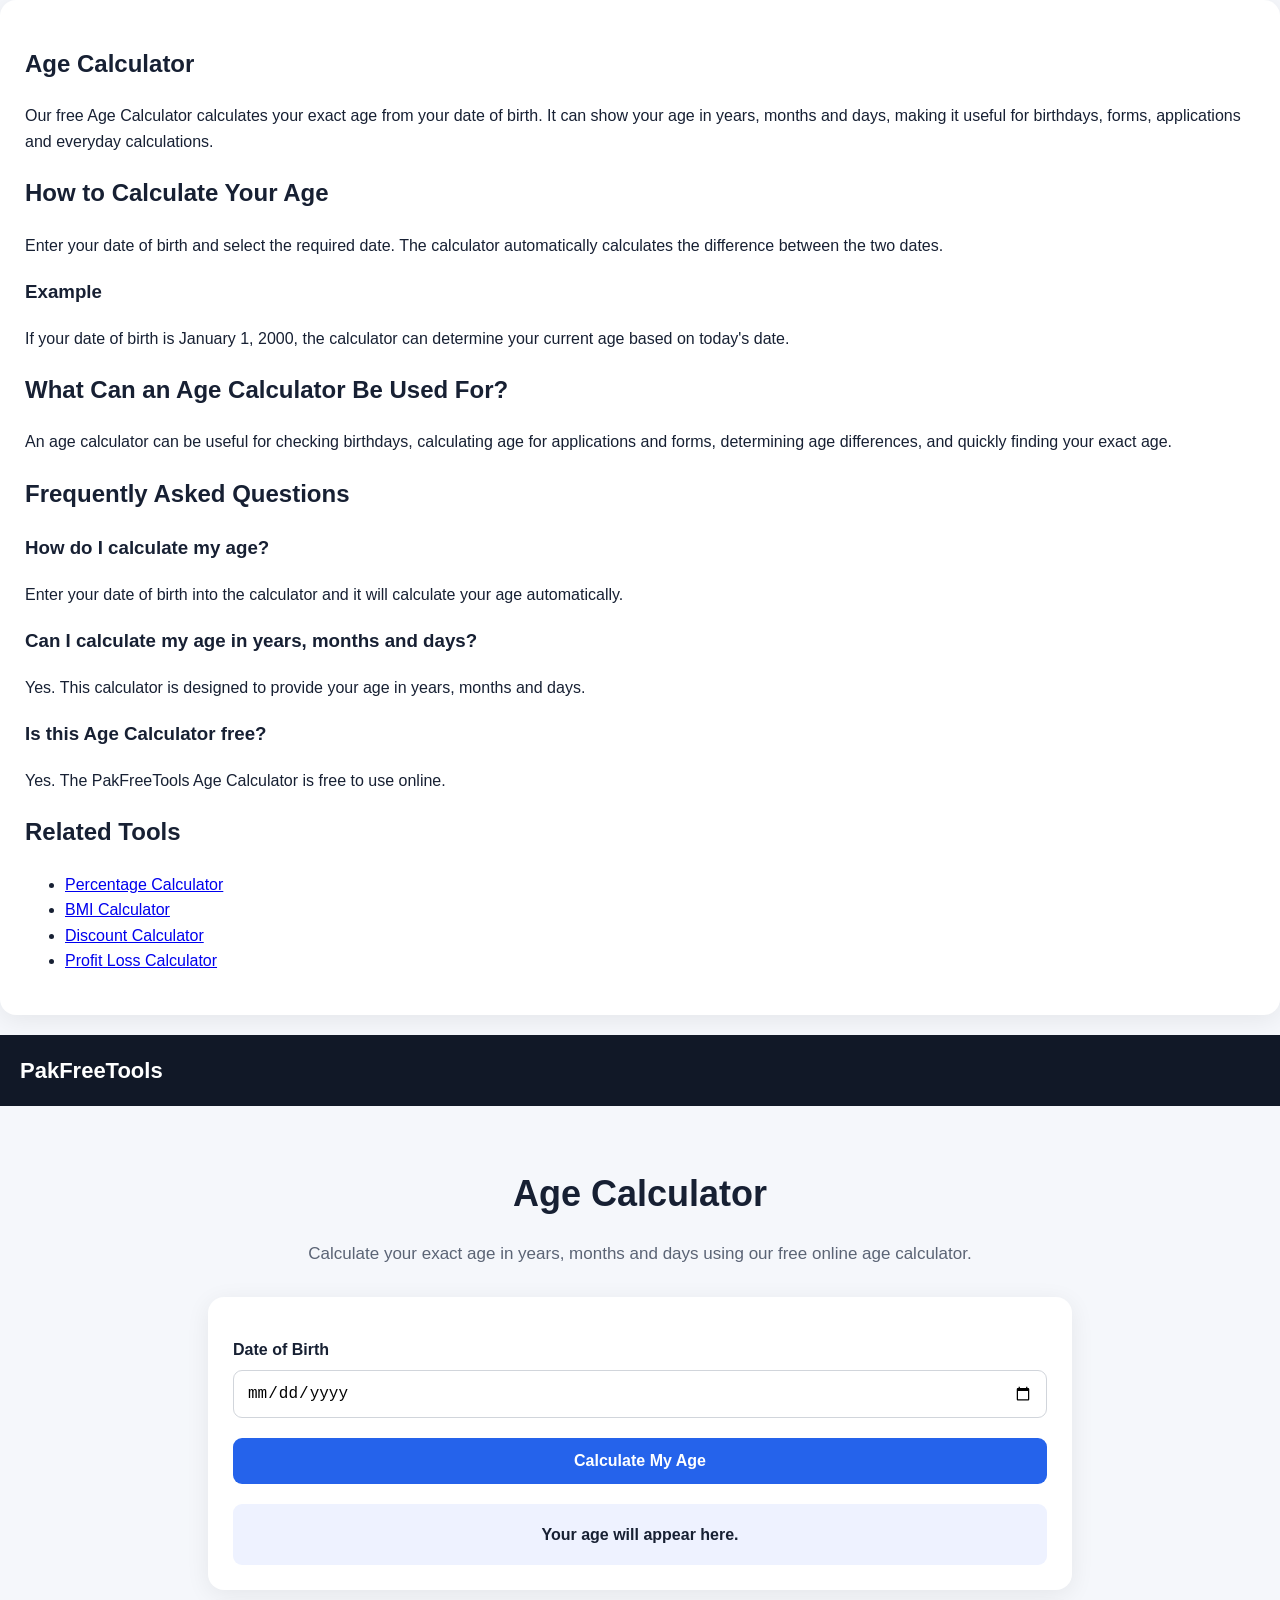
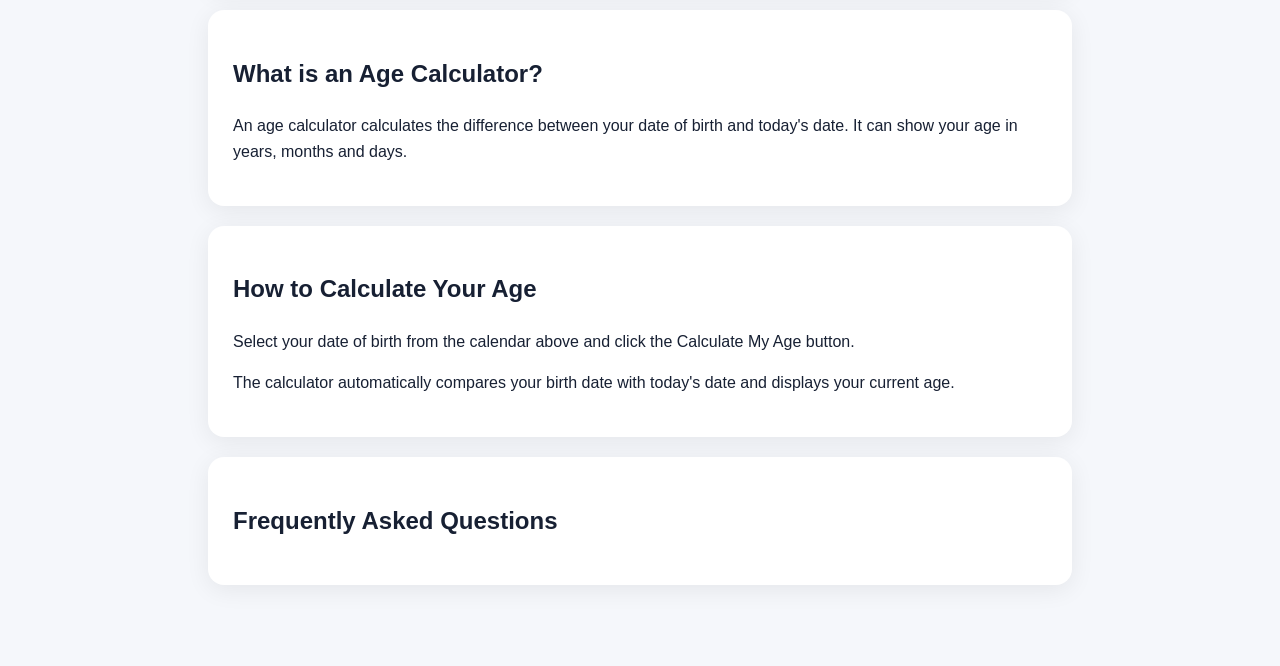
<file: age-calculator/index.html>
<!DOCTYPE html>
<html lang="en">
<head>
  <meta charset="UTF-8">
  <meta name="viewport" content="width=device-width, initial-scale=1.0">

  <title>Age Calculator — Calculate Your Age Online | PakFreeTools</title>

  <meta name="description"
        content="Free online age calculator. Calculate your exact age in years, months and days from your date of birth. No signup required.">
<section class="seo-content">

  <h2>Age Calculator</h2>

  <p>
    Our free Age Calculator calculates your exact age from your date of birth.
    It can show your age in years, months and days, making it useful for
    birthdays, forms, applications and everyday calculations.
  </p>

  <h2>How to Calculate Your Age</h2>

  <p>
    Enter your date of birth and select the required date. The calculator
    automatically calculates the difference between the two dates.
  </p>

  <div class="example-box">
    <h3>Example</h3>
    <p>
      If your date of birth is January 1, 2000, the calculator can determine
      your current age based on today's date.
    </p>
  </div>

  <h2>What Can an Age Calculator Be Used For?</h2>

  <p>
    An age calculator can be useful for checking birthdays, calculating age
    for applications and forms, determining age differences, and quickly
    finding your exact age.
  </p>

  <h2>Frequently Asked Questions</h2>

  <h3>How do I calculate my age?</h3>
  <p>
    Enter your date of birth into the calculator and it will calculate your
    age automatically.
  </p>

  <h3>Can I calculate my age in years, months and days?</h3>
  <p>
    Yes. This calculator is designed to provide your age in years, months and
    days.
  </p>

  <h3>Is this Age Calculator free?</h3>
  <p>
    Yes. The PakFreeTools Age Calculator is free to use online.
  </p>

  <h2>Related Tools</h2>

  <ul>
    <li>
      <a href="../percentage-calculator/">Percentage Calculator</a>
    </li>
    <li>
      <a href="../bmi-calculator/">BMI Calculator</a>
    </li>
    <li>
      <a href="../discount-calculator/">Discount Calculator</a>
    </li>
    <li>
      <a href="../profit-loss-calculator/">Profit Loss Calculator</a>
    </li>
  </ul>

</section>
  <meta name="robots" content="index, follow">

  <link rel="canonical"
        href="https://wainceedits.github.io/PakFreeTools.-/age-calculator/">

  <meta property="og:title"
        content="Age Calculator — Free Online Calculator">

  <meta property="og:description"
        content="Calculate your exact age online using our free age calculator.">

  <meta property="og:type" content="website">

  <style>
    * {
      box-sizing: border-box;
    }

    body {
      margin: 0;
      font-family: Arial, sans-serif;
      background: #f5f7fb;
      color: #172033;
      line-height: 1.6;
    }

    header {
      background: #111827;
      padding: 18px 20px;
    }

    header a {
      color: white;
      text-decoration: none;
      font-size: 22px;
      font-weight: 700;
    }

    main {
      max-width: 900px;
      margin: auto;
      padding: 35px 18px 60px;
    }

    .hero {
      text-align: center;
      margin-bottom: 30px;
    }

    h1 {
      font-size: 36px;
      margin-bottom: 10px;
    }

    .intro {
      color: #5b6475;
      font-size: 17px;
    }

    .calculator,
    section {
      background: white;
      padding: 25px;
      border-radius: 16px;
      box-shadow: 0 5px 25px rgba(0,0,0,.07);
      margin-bottom: 20px;
    }

    label {
      display: block;
      font-weight: 600;
      margin-top: 15px;
    }

    input {
      width: 100%;
      padding: 13px;
      margin-top: 7px;
      border: 1px solid #d1d5db;
      border-radius: 9px;
      font-size: 16px;
    }

    button {
      width: 100%;
      margin-top: 20px;
      padding: 14px;
      border: 0;
      border-radius: 9px;
      background: #2563eb;
      color: white;
      font-size: 16px;
      font-weight: 700;
      cursor: pointer;
    }

    #result {
      margin-top: 20px;
      padding: 18px;
      background: #eef2ff;
      border-radius: 9px;
      font-weight: 700;
      text-align: center;
    }

    .related a {
      display: inline-block;
      margin: 5px;
      padding: 8px 12px;
      background: #eef2ff;
      border-radius: 8px;
      text-decoration: none;
      color: #1d4ed8;
    }

    footer {
      text-align: center;
      padding: 25px;
      color: #6b7280;
    }

    @media (max-width: 600px) {
      h1 {
        font-size: 28px;
      }
    }
  </style>
</head>

<body>

<header>
  <a href="../">PakFreeTools</a>
</header>

<main>

  <div class="hero">
    <h1>Age Calculator</h1>

    <p class="intro">
      Calculate your exact age in years, months and days
      using our free online age calculator.
    </p>
  </div>

  <div class="calculator">

    <label for="birthDate">
      Date of Birth
    </label>

    <input
      id="birthDate"
      type="date"
    >

    <button onclick="calculateAge()">
      Calculate My Age
    </button>

    <div id="result">
      Your age will appear here.
    </div>

  </div>

  <section>
    <h2>What is an Age Calculator?</h2>

    <p>
      An age calculator calculates the difference between your
      date of birth and today's date. It can show your age in
      years, months and days.
    </p>
  </section>

  <section>
    <h2>How to Calculate Your Age</h2>

    <p>
      Select your date of birth from the calendar above and click
      the Calculate My Age button.
    </p>

    <p>
      The calculator automatically compares your birth date with
      today's date and displays your current age.
    </p>
  </section>

  <section>
    <h2>Frequently Asked Questions</h2
</file>
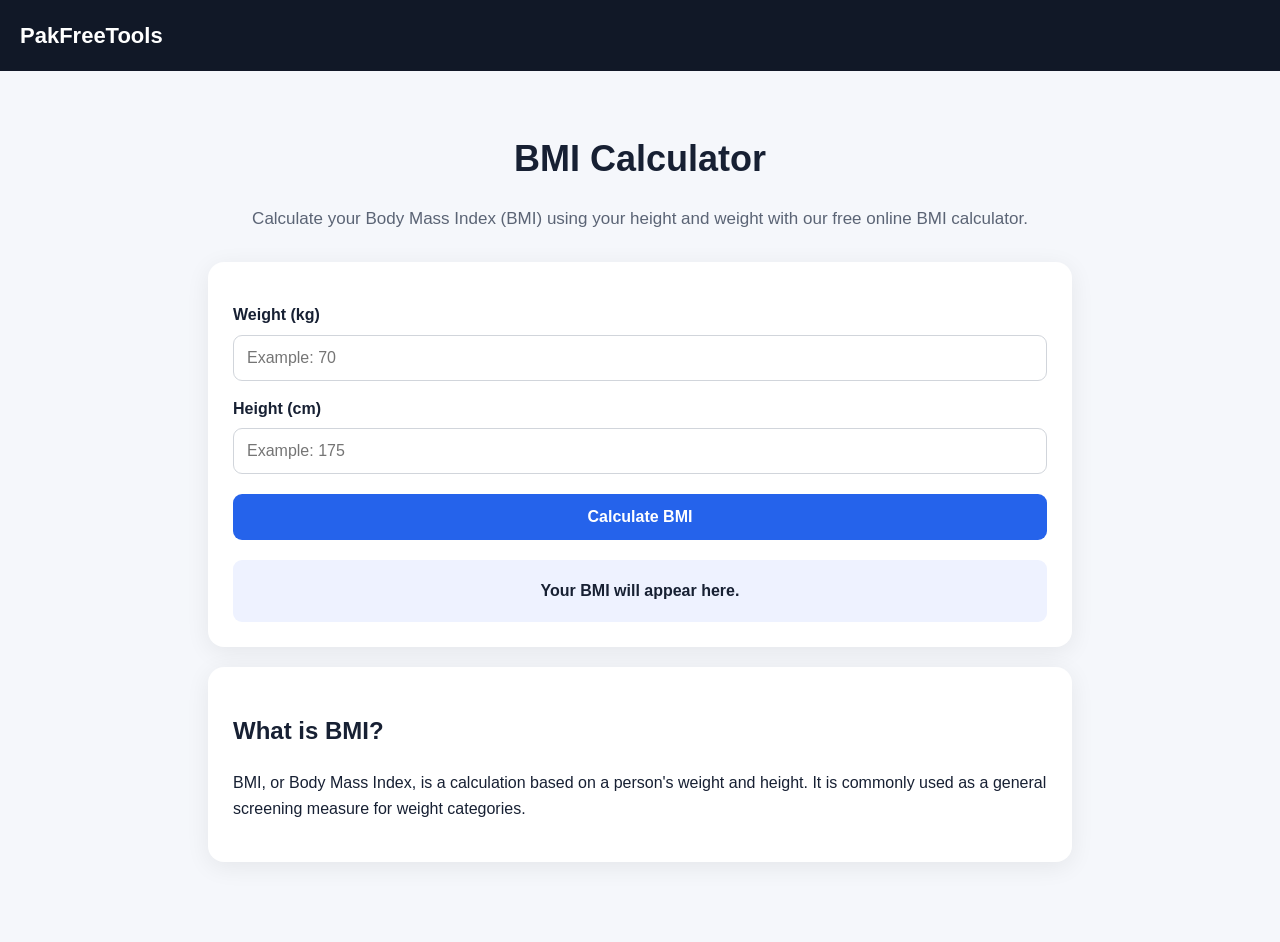
<file: bmi-calculator/index.html>
<!DOCTYPE html>
<html lang="en">
<head>
  <meta charset="UTF-8">
  <meta name="viewport" content="width=device-width, initial-scale=1.0">

  <title>BMI Calculator — Free Online BMI Calculator | PakFreeTools</title>

  <meta name="description"
        content="Calculate your Body Mass Index (BMI) online for free. Enter your height and weight to calculate BMI quickly. No signup required.">

  <meta name="robots" content="index, follow">

  <link rel="canonical"
        href="https://wainceedits.github.io/PakFreeTools.-/bmi-calculator/">

  <meta property="og:title"
        content="BMI Calculator — Free Online BMI Calculator">

  <meta property="og:description"
        content="Calculate your BMI quickly and easily with our free online BMI calculator.">

  <meta property="og:type" content="website">

  <style>
    * {
      box-sizing: border-box;
    }

    body {
      margin: 0;
      font-family: Arial, sans-serif;
      background: #f5f7fb;
      color: #172033;
      line-height: 1.6;
    }

    header {
      background: #111827;
      padding: 18px 20px;
    }

    header a {
      color: white;
      text-decoration: none;
      font-size: 22px;
      font-weight: 700;
    }

    main {
      max-width: 900px;
      margin: auto;
      padding: 35px 18px 60px;
    }

    .hero {
      text-align: center;
      margin-bottom: 30px;
    }

    h1 {
      font-size: 36px;
      margin-bottom: 10px;
    }

    .intro {
      color: #5b6475;
      font-size: 17px;
    }

    .calculator,
    section {
      background: white;
      padding: 25px;
      border-radius: 16px;
      box-shadow: 0 5px 25px rgba(0,0,0,.07);
      margin-bottom: 20px;
    }

    label {
      display: block;
      font-weight: 600;
      margin-top: 15px;
    }

    input {
      width: 100%;
      padding: 13px;
      margin-top: 7px;
      border: 1px solid #d1d5db;
      border-radius: 9px;
      font-size: 16px;
    }

    button {
      width: 100%;
      margin-top: 20px;
      padding: 14px;
      border: 0;
      border-radius: 9px;
      background: #2563eb;
      color: white;
      font-size: 16px;
      font-weight: 700;
      cursor: pointer;
    }

    #result {
      margin-top: 20px;
      padding: 18px;
      background: #eef2ff;
      border-radius: 9px;
      font-weight: 700;
      text-align: center;
    }

    .related a {
      display: inline-block;
      margin: 5px;
      padding: 8px 12px;
      background: #eef2ff;
      border-radius: 8px;
      text-decoration: none;
      color: #1d4ed8;
    }

    footer {
      text-align: center;
      padding: 25px;
      color: #6b7280;
    }

    @media (max-width: 600px) {
      h1 {
        font-size: 28px;
      }
    }
  </style>
</head>

<body>

<header>
  <a href="../">PakFreeTools</a>
</header>

<main>

  <div class="hero">
    <h1>BMI Calculator</h1>

    <p class="intro">
      Calculate your Body Mass Index (BMI) using your height
      and weight with our free online BMI calculator.
    </p>
  </div>

  <div class="calculator">

    <label for="weight">
      Weight (kg)
    </label>

    <input
      id="weight"
      type="number"
      min="1"
      step="0.1"
      placeholder="Example: 70"
    >

    <label for="height">
      Height (cm)
    </label>

    <input
      id="height"
      type="number"
      min="1"
      step="0.1"
      placeholder="Example: 175"
    >

    <button onclick="calculateBMI()">
      Calculate BMI
    </button>

    <div id="result">
      Your BMI will appear here.
    </div>

  </div>

  <section>
    <h2>What is BMI?</h2>

    <p>
      BMI, or Body Mass Index, is a calculation based on a
      person's weight and height. It is commonly used as a
      general screening measure for weight categories.
    </p>
</file>
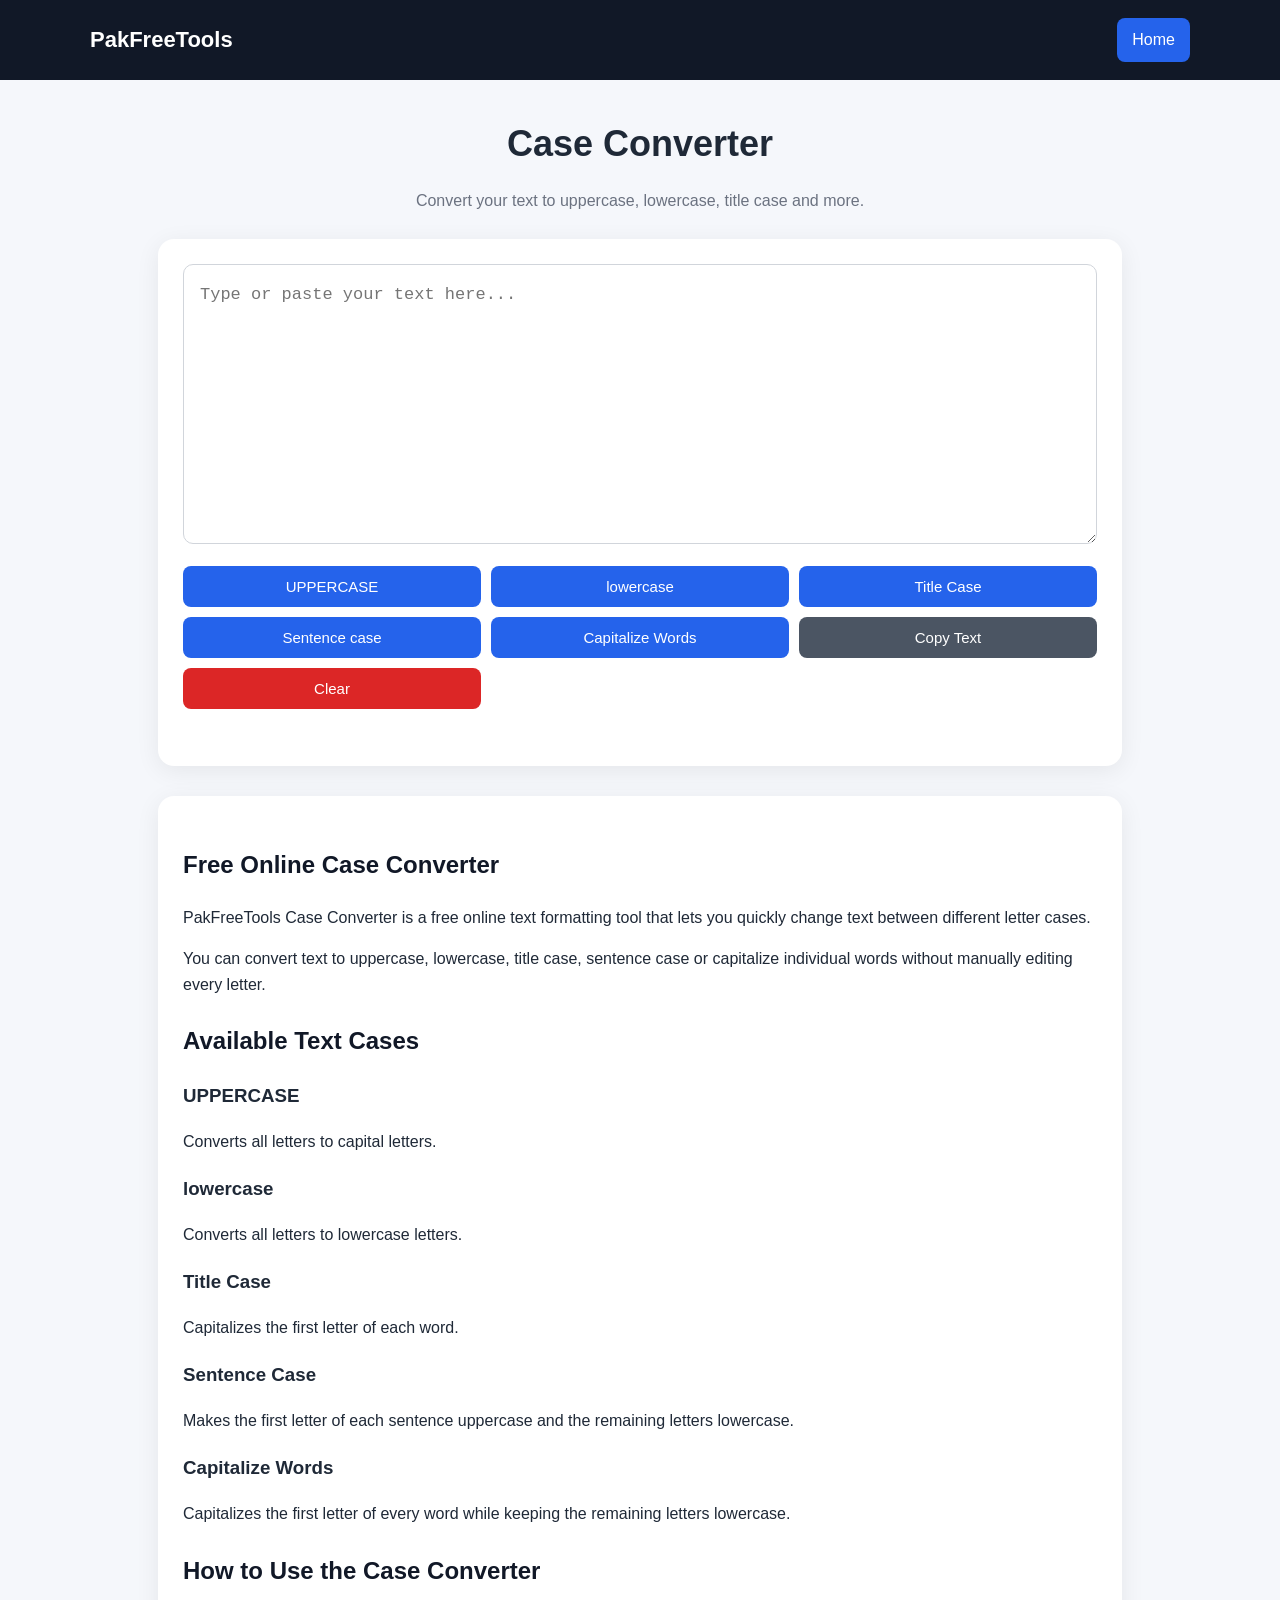
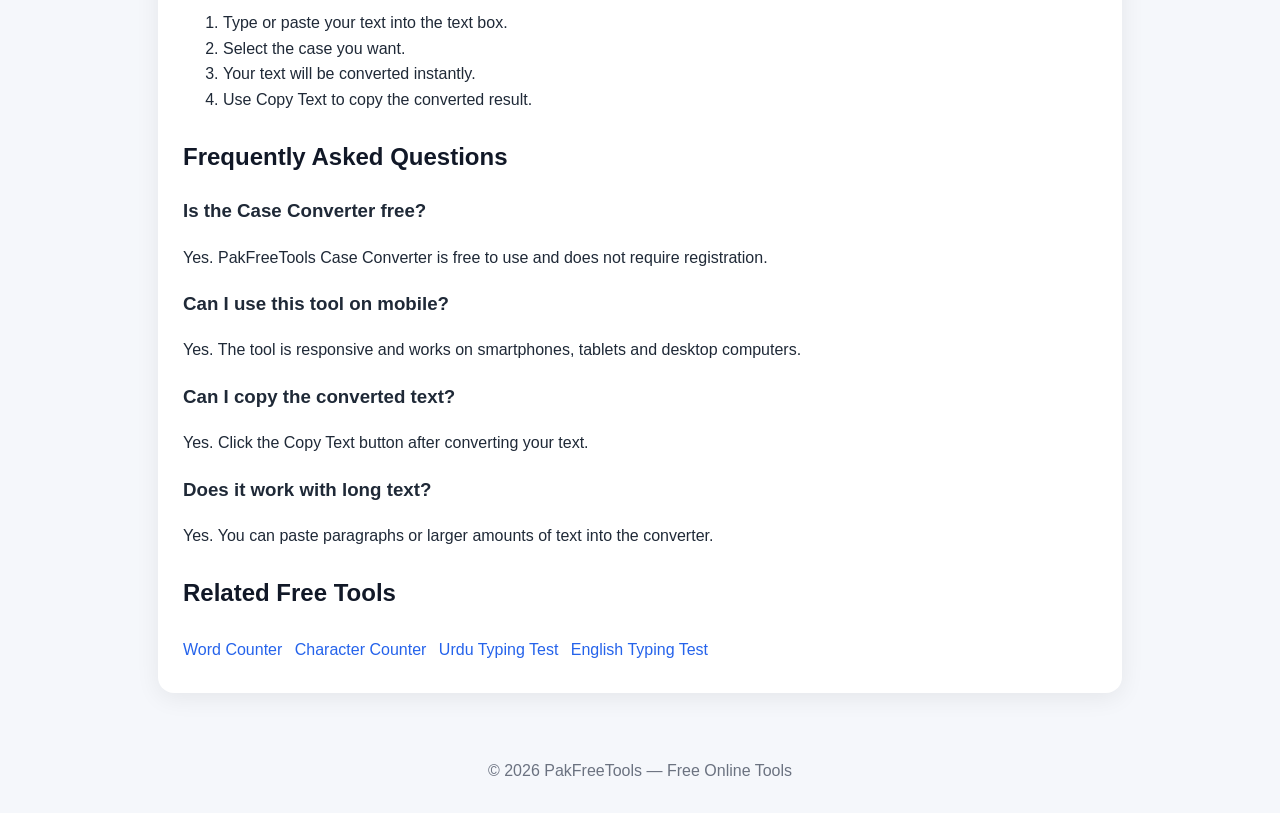
<file: case-converter/index.html>
<!DOCTYPE html>
<html lang="en">
<head>
  <meta charset="UTF-8">
  <meta name="viewport" content="width=device-width, initial-scale=1.0">

  <title>Case Converter — Free Online Text Case Converter | PakFreeTools</title>

  <meta name="description" content="Convert text to uppercase, lowercase, title case, sentence case and capitalize each word with this free online case converter.">

  <meta name="robots" content="index, follow">

  <link rel="canonical" href="https://wainceedits.github.io/PakFreeTools.-/case-converter/">

  <meta property="og:title" content="Case Converter — Free Online Text Case Converter">
  <meta property="og:description" content="Convert text between uppercase, lowercase, title case and sentence case instantly.">
  <meta property="og:type" content="website">
  <meta property="og:url" content="https://wainceedits.github.io/PakFreeTools.-/case-converter/">

  <style>
    * {
      box-sizing: border-box;
    }

    body {
      margin: 0;
      font-family: Arial, sans-serif;
      background: #f5f7fb;
      color: #1f2937;
      line-height: 1.6;
    }

    header {
      background: #111827;
      color: white;
      padding: 18px 20px;
    }

    .nav {
      max-width: 1100px;
      margin: auto;
      display: flex;
      justify-content: space-between;
      align-items: center;
    }

    .logo {
      font-size: 22px;
      font-weight: bold;
    }

    .home {
      color: white;
      text-decoration: none;
      background: #2563eb;
      padding: 9px 15px;
      border-radius: 8px;
    }

    main {
      max-width: 1000px;
      margin: 35px auto;
      padding: 0 18px;
    }

    .hero {
      text-align: center;
      margin-bottom: 25px;
    }

    h1 {
      font-size: 36px;
      margin-bottom: 8px;
    }

    .hero p {
      color: #6b7280;
    }

    .tool-box,
    .content {
      background: white;
      padding: 25px;
      border-radius: 16px;
      box-shadow: 0 5px 25px rgba(0,0,0,.07);
    }

    textarea {
      width: 100%;
      min-height: 280px;
      padding: 16px;
      border: 1px solid #d1d5db;
      border-radius: 10px;
      resize: vertical;
      font-size: 17px;
      line-height: 1.6;
      outline: none;
    }

    textarea:focus {
      border-color: #2563eb;
    }

    .buttons {
      display: grid;
      grid-template-columns: repeat(3, 1fr);
      gap: 10px;
      margin-top: 15px;
    }

    button {
      border: 0;
      padding: 12px 10px;
      border-radius: 8px;
      background: #2563eb;
      color: white;
      font-size: 15px;
      cursor: pointer;
    }

    button:hover {
      opacity: .9;
    }

    .secondary {
      background: #4b5563;
    }

    .danger {
      background: #dc2626;
    }

    .message {
      margin-top: 12px;
      color: #16a34a;
      font-size: 14px;
      min-height: 20px;
    }

    .content {
      margin-top: 30px;
    }

    h2 {
      color: #111827;
      margin-top: 25px;
    }

    .related a {
      display: inline-block;
      margin: 5px 8px 5px 0;
      color: #2563eb;
      text-decoration: none;
    }

    footer {
      text-align: center;
      padding: 30px 15px;
      color: #6b7280;
    }

    @media (max-width: 650px) {
      h1 {
        font-size: 30px;
      }

      .buttons {
        grid-template-columns: 1fr 1fr;
      }

      .tool-box,
      .content {
        padding: 18px;
      }
    }

    @media (max-width: 420px) {
      .buttons {
        grid-template-columns: 1fr;
      }
    }
  </style>
</head>

<body>

<header>
  <div class="nav">
    <div class="logo">PakFreeTools</div>
    <a class="home" href="../">Home</a>
  </div>
</header>


<main>

  <section class="hero">
    <h1>Case Converter</h1>
    <p>Convert your text to uppercase, lowercase, title case and more.</p>
  </section>


  <section class="tool-box">

    <textarea
      id="textInput"
      placeholder="Type or paste your text here..."
    ></textarea>


    <div class="buttons">

      <button onclick="upperCase()">
        UPPERCASE
      </button>

      <button onclick="lowerCase()">
        lowercase
      </button>

      <button onclick="titleCase()">
        Title Case
      </button>

      <button onclick="sentenceCase()">
        Sentence case
      </button>

      <button onclick="capitalizeWords()">
        Capitalize Words
      </button>

      <button class="secondary" onclick="copyText()">
        Copy Text
      </button>

      <button class="danger" onclick="clearText()">
        Clear
      </button>

    </div>

    <div id="message" class="message"></div>

  </section>


  <section class="content">

    <h2>Free Online Case Converter</h2>

    <p>
      PakFreeTools Case Converter is a free online text formatting tool that
      lets you quickly change text between different letter cases.
    </p>

    <p>
      You can convert text to uppercase, lowercase, title case, sentence
      case or capitalize individual words without manually editing every
      letter.
    </p>


    <h2>Available Text Cases</h2>

    <h3>UPPERCASE</h3>
    <p>
      Converts all letters to capital letters.
    </p>

    <h3>lowercase</h3>
    <p>
      Converts all letters to lowercase letters.
    </p>

    <h3>Title Case</h3>
    <p>
      Capitalizes the first letter of each word.
    </p>

    <h3>Sentence Case</h3>
    <p>
      Makes the first letter of each sentence uppercase and the remaining
      letters lowercase.
    </p>

    <h3>Capitalize Words</h3>
    <p>
      Capitalizes the first letter of every word while keeping the remaining
      letters lowercase.
    </p>


    <h2>How to Use the Case Converter</h2>

    <ol>
      <li>Type or paste your text into the text box.</li>
      <li>Select the case you want.</li>
      <li>Your text will be converted instantly.</li>
      <li>Use Copy Text to copy the converted result.</li>
    </ol>


    <h2>Frequently Asked Questions</h2>

    <h3>Is the Case Converter free?</h3>

    <p>
      Yes. PakFreeTools Case Converter is free to use and does not require
      registration.
    </p>

    <h3>Can I use this tool on mobile?</h3>

    <p>
      Yes. The tool is responsive and works on smartphones, tablets and
      desktop computers.
    </p>

    <h3>Can I copy the converted text?</h3>

    <p>
      Yes. Click the Copy Text button after converting your text.
    </p>

    <h3>Does it work with long text?</h3>

    <p>
      Yes. You can paste paragraphs or larger amounts of text into the
      converter.
    </p>


    <h2>Related Free Tools</h2>

    <div class="related">
      <a href="../word-counter/">Word Counter</a>
      <a href="../character-counter/">Character Counter</a>
      <a href="../urdu-typing-test/">Urdu Typing Test</a>
      <a href="../english-typing-test/">English Typing Test</a>
    </div>

  </section>

</main>


<footer>
  © 2026 PakFreeTools — Free Online Tools
</footer>


<script>

const textInput = document.getElementById("textInput");
const message = document.getElementById("message");


function upperCase() {

  textInput.value = textInput.value.toUpperCase();

  showMessage("Text converted to UPPERCASE.");
}


function lowerCase() {

  textInput.value = textInput.value.toLowerCase();

  showMessage("Text converted to lowercase.");
}


function titleCase() {

  textInput.value = textInput.value
    .toLowerCase()
    .replace(/\b\w/g, letter => letter.toUpperCase());

  showMessage("Text converted to Title Case.");
}


function capitalizeWords() {

  textInput.value = textInput.value
    .toLowerCase()
    .replace(/\b\w/g, letter => letter.toUpperCase());

  showMessage("Words capitalized.");
}


function sentenceCase() {

  let text = textInput.value.toLowerCase();

  text = text.replace(
    /(^\s*|[.!?]\s+)([a-z])/g,
    function(match, prefix, letter) {
      return prefix + letter.toUpperCase();
    }
  );

  textInput.value = text;

  showMessage("Text converted to Sentence case.");
}


async function copyText() {

  if (!textInput.value) {
    showMessage("There is no text to copy.");
    return;
  }

  try {

    await navigator.clipboard.writeText(textInput.value);

    showMessage("Text copied successfully.");

  } catch (error) {

    textInput.select();
    document.execCommand("copy");

    showMessage("Text copied successfully.");
  }
}


function clearText() {

  textInput.value = "";

  showMessage("Text cleared.");

  textInput.focus();
}


function showMessage(text) {

  message.textContent = text;

  setTimeout(() => {
    message.textContent = "";
  }, 2000);
}

</script>

</body>
</html>
</file>
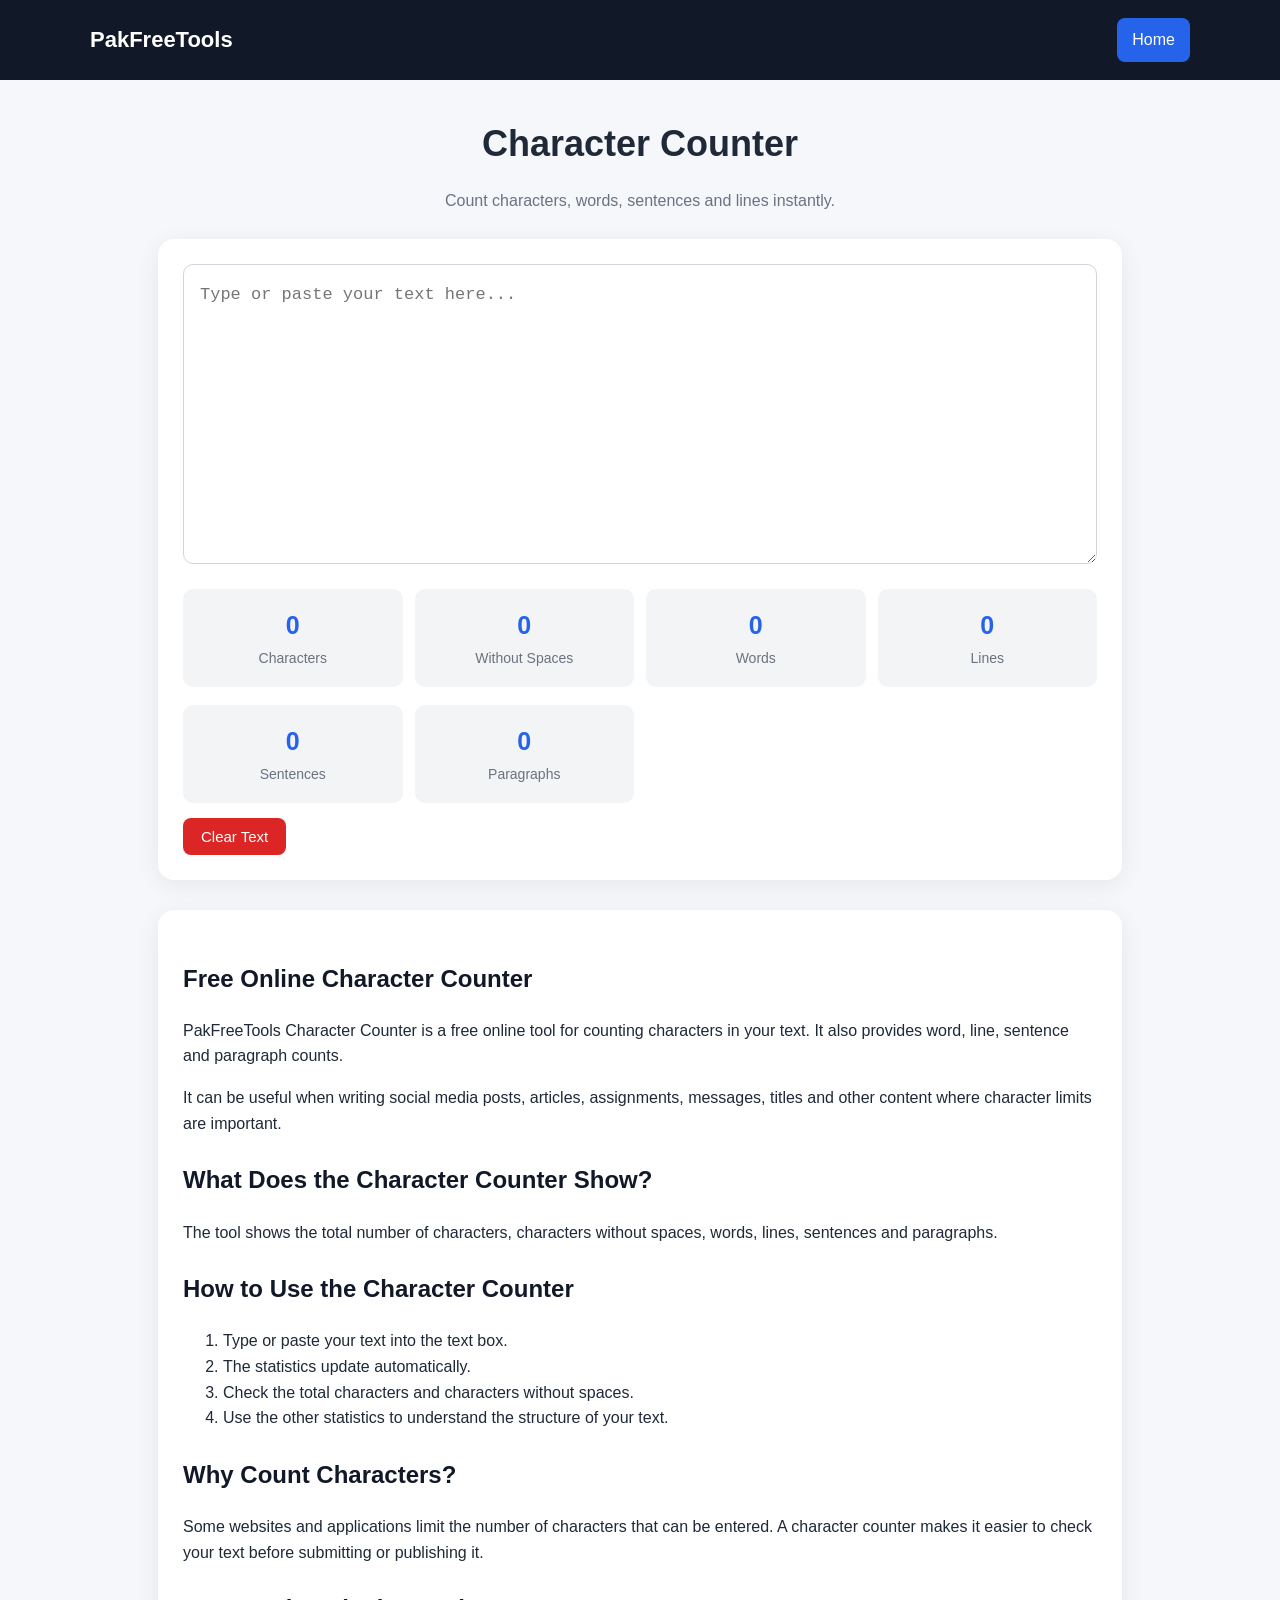
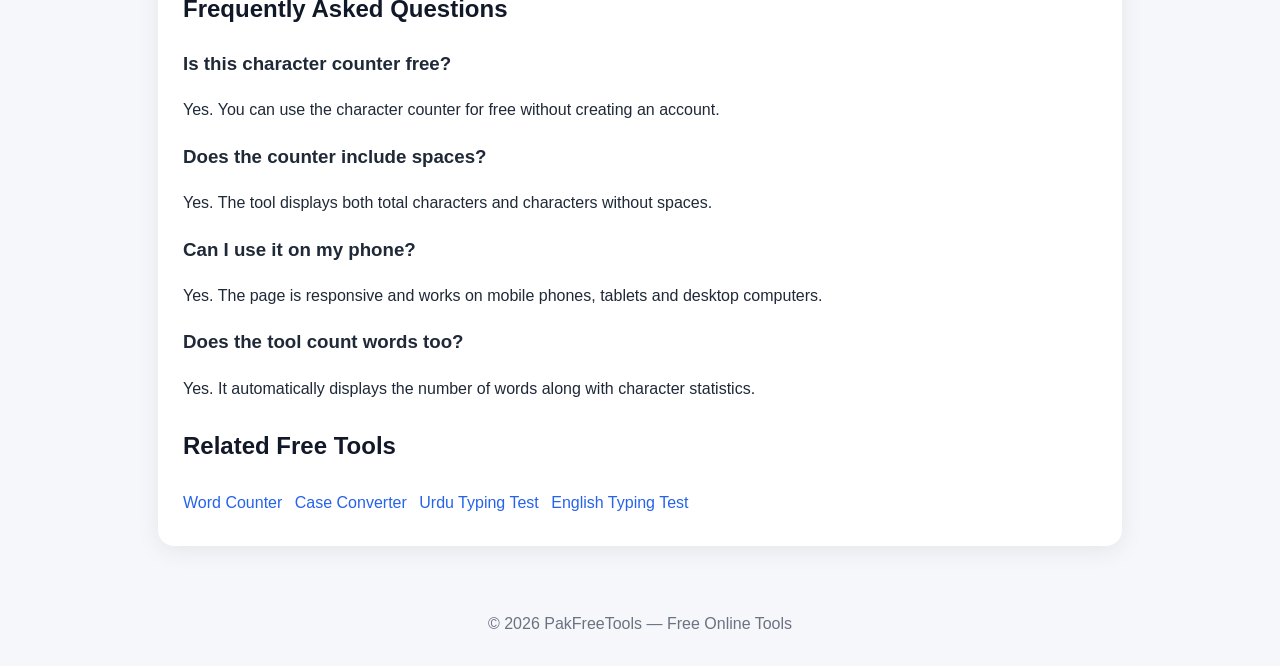
<file: character-counter/index.html>
<!DOCTYPE html>
<html lang="en">
<head>
  <meta charset="UTF-8">
  <meta name="viewport" content="width=device-width, initial-scale=1.0">

  <title>Character Counter — Free Online Character Counter | PakFreeTools</title>

  <meta name="description" content="Free online character counter to count characters with and without spaces, words, lines and sentences. Fast and easy to use.">
  <meta name="robots" content="index, follow">

  <link rel="canonical" href="https://wainceedits.github.io/PakFreeTools.-/character-counter/">

  <meta property="og:title" content="Character Counter — Free Online Tool">
  <meta property="og:description" content="Count characters, words, sentences and lines instantly with PakFreeTools.">
  <meta property="og:type" content="website">
  <meta property="og:url" content="https://wainceedits.github.io/PakFreeTools.-/character-counter/">

  <style>
    * {
      box-sizing: border-box;
    }

    body {
      margin: 0;
      font-family: Arial, sans-serif;
      background: #f5f7fb;
      color: #1f2937;
      line-height: 1.6;
    }

    header {
      background: #111827;
      color: white;
      padding: 18px 20px;
    }

    .nav {
      max-width: 1100px;
      margin: auto;
      display: flex;
      justify-content: space-between;
      align-items: center;
    }

    .logo {
      font-size: 22px;
      font-weight: bold;
    }

    .home {
      color: white;
      text-decoration: none;
      background: #2563eb;
      padding: 9px 15px;
      border-radius: 8px;
    }

    main {
      max-width: 1000px;
      margin: 35px auto;
      padding: 0 18px;
    }

    .hero {
      text-align: center;
      margin-bottom: 25px;
    }

    h1 {
      font-size: 36px;
      margin-bottom: 8px;
    }

    .hero p {
      color: #6b7280;
    }

    .tool-box,
    .content {
      background: white;
      padding: 25px;
      border-radius: 16px;
      box-shadow: 0 5px 25px rgba(0,0,0,.07);
    }

    textarea {
      width: 100%;
      min-height: 300px;
      padding: 16px;
      border: 1px solid #d1d5db;
      border-radius: 10px;
      resize: vertical;
      font-size: 17px;
      line-height: 1.6;
      outline: none;
    }

    textarea:focus {
      border-color: #2563eb;
    }

    .stats {
      display: grid;
      grid-template-columns: repeat(4, 1fr);
      gap: 12px;
      margin-top: 18px;
    }

    .stat {
      background: #f3f4f6;
      padding: 16px;
      border-radius: 10px;
      text-align: center;
    }

    .stat strong {
      display: block;
      font-size: 25px;
      color: #2563eb;
    }

    .stat span {
      font-size: 14px;
      color: #6b7280;
    }

    .clear-btn {
      margin-top: 15px;
      border: 0;
      background: #dc2626;
      color: white;
      padding: 10px 18px;
      border-radius: 8px;
      cursor: pointer;
      font-size: 15px;
    }

    .content {
      margin-top: 30px;
    }

    h2 {
      color: #111827;
      margin-top: 25px;
    }

    .related a {
      display: inline-block;
      margin: 5px 8px 5px 0;
      color: #2563eb;
      text-decoration: none;
    }

    footer {
      text-align: center;
      padding: 30px 15px;
      color: #6b7280;
    }

    @media (max-width: 700px) {
      .stats {
        grid-template-columns: repeat(2, 1fr);
      }

      h1 {
        font-size: 30px;
      }
    }

    @media (max-width: 450px) {
      .tool-box,
      .content {
        padding: 18px;
      }

      textarea {
        min-height: 250px;
      }
    }
  </style>
</head>

<body>

<header>
  <div class="nav">
    <div class="logo">PakFreeTools</div>
    <a class="home" href="../">Home</a>
  </div>
</header>

<main>

  <section class="hero">
    <h1>Character Counter</h1>
    <p>Count characters, words, sentences and lines instantly.</p>
  </section>

  <section class="tool-box">

    <textarea
      id="textInput"
      placeholder="Type or paste your text here..."
    ></textarea>

    <div class="stats">

      <div class="stat">
        <strong id="characters">0</strong>
        <span>Characters</span>
      </div>

      <div class="stat">
        <strong id="noSpaces">0</strong>
        <span>Without Spaces</span>
      </div>

      <div class="stat">
        <strong id="words">0</strong>
        <span>Words</span>
      </div>

      <div class="stat">
        <strong id="lines">0</strong>
        <span>Lines</span>
      </div>

    </div>

    <div class="stats">

      <div class="stat">
        <strong id="sentences">0</strong>
        <span>Sentences</span>
      </div>

      <div class="stat">
        <strong id="paragraphs">0</strong>
        <span>Paragraphs</span>
      </div>

    </div>

    <button class="clear-btn" onclick="clearText()">
      Clear Text
    </button>

  </section>


  <section class="content">

    <h2>Free Online Character Counter</h2>

    <p>
      PakFreeTools Character Counter is a free online tool for counting
      characters in your text. It also provides word, line, sentence and
      paragraph counts.
    </p>

    <p>
      It can be useful when writing social media posts, articles,
      assignments, messages, titles and other content where character limits
      are important.
    </p>


    <h2>What Does the Character Counter Show?</h2>

    <p>
      The tool shows the total number of characters, characters without
      spaces, words, lines, sentences and paragraphs.
    </p>


    <h2>How to Use the Character Counter</h2>

    <ol>
      <li>Type or paste your text into the text box.</li>
      <li>The statistics update automatically.</li>
      <li>Check the total characters and characters without spaces.</li>
      <li>Use the other statistics to understand the structure of your text.</li>
    </ol>


    <h2>Why Count Characters?</h2>

    <p>
      Some websites and applications limit the number of characters that can
      be entered. A character counter makes it easier to check your text
      before submitting or publishing it.
    </p>


    <h2>Frequently Asked Questions</h2>

    <h3>Is this character counter free?</h3>

    <p>
      Yes. You can use the character counter for free without creating an
      account.
    </p>

    <h3>Does the counter include spaces?</h3>

    <p>
      Yes. The tool displays both total characters and characters without
      spaces.
    </p>

    <h3>Can I use it on my phone?</h3>

    <p>
      Yes. The page is responsive and works on mobile phones, tablets and
      desktop computers.
    </p>

    <h3>Does the tool count words too?</h3>

    <p>
      Yes. It automatically displays the number of words along with
      character statistics.
    </p>


    <h2>Related Free Tools</h2>

    <div class="related">
      <a href="../word-counter/">Word Counter</a>
      <a href="../case-converter/">Case Converter</a>
      <a href="../urdu-typing-test/">Urdu Typing Test</a>
      <a href="../english-typing-test/">English Typing Test</a>
    </div>

  </section>

</main>

<footer>
  © 2026 PakFreeTools — Free Online Tools
</footer>


<script>

const textInput = document.getElementById("textInput");

textInput.addEventListener("input", updateCounter);

function updateCounter() {

  const text = textInput.value;
  const trimmed = text.trim();

  // Characters including spaces
  const characters = text.length;

  // Characters excluding spaces
  const noSpaces = text.replace(/\s/g, "").length;

  // Words
  const words = trimmed
    ? trimmed.split(/\s+/).length
    : 0;

  // Lines
  const lines = text
    ? text.split(/\r?\n/).length
    : 0;

  // Sentences
  const sentenceMatches = trimmed.match(/[^.!?]+[.!?]+/g);

  const sentences = sentenceMatches
    ? sentenceMatches.length
    : (trimmed ? 1 : 0);

  // Paragraphs
  const paragraphs = trimmed
    ? trimmed.split(/\n\s*\n/).length
    : 0;

  document.getElementById("characters").textContent = characters;
  document.getElementById("noSpaces").textContent = noSpaces;
  document.getElementById("words").textContent = words;
  document.getElementById("lines").textContent = lines;
  document.getElementById("sentences").textContent = sentences;
  document.getElementById("paragraphs").textContent = paragraphs;
}


function clearText() {

  textInput.value = "";

  updateCounter();

  textInput.focus();
}

</script>

</body>
</html>
</file>
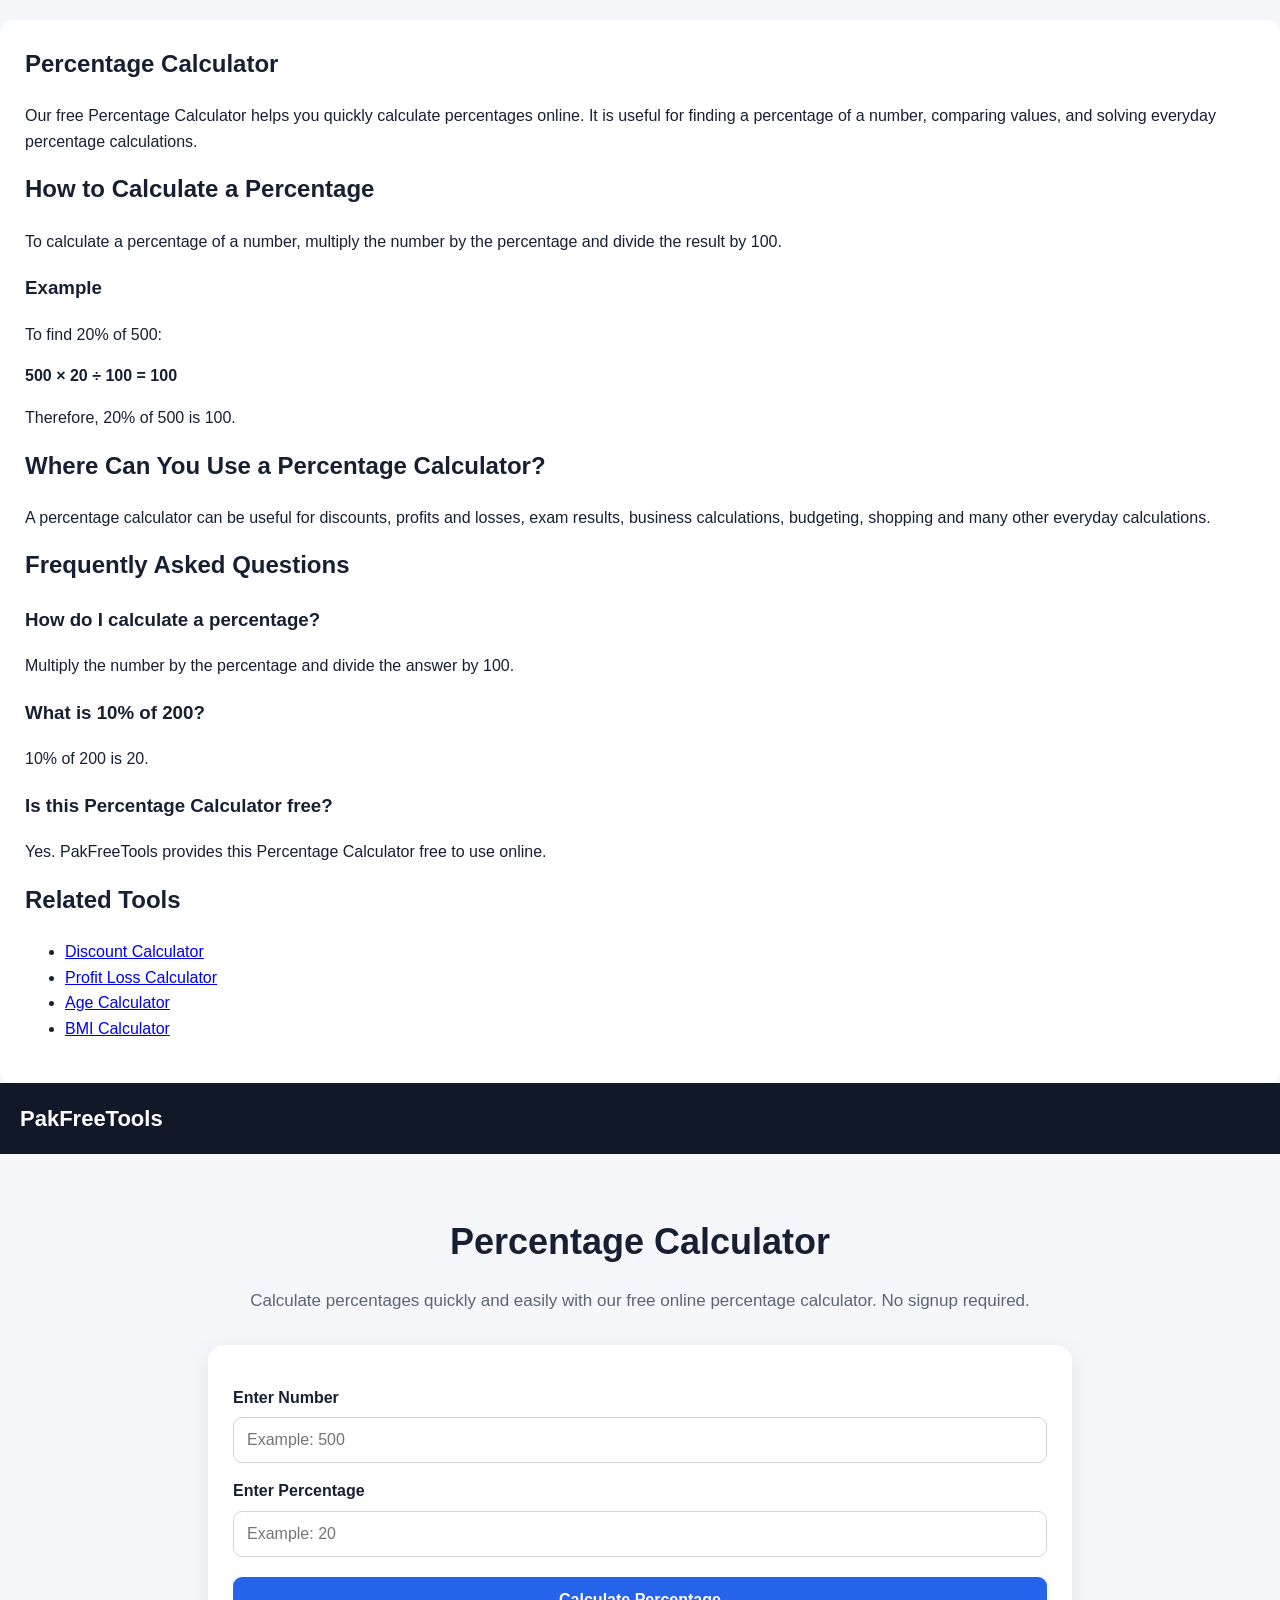
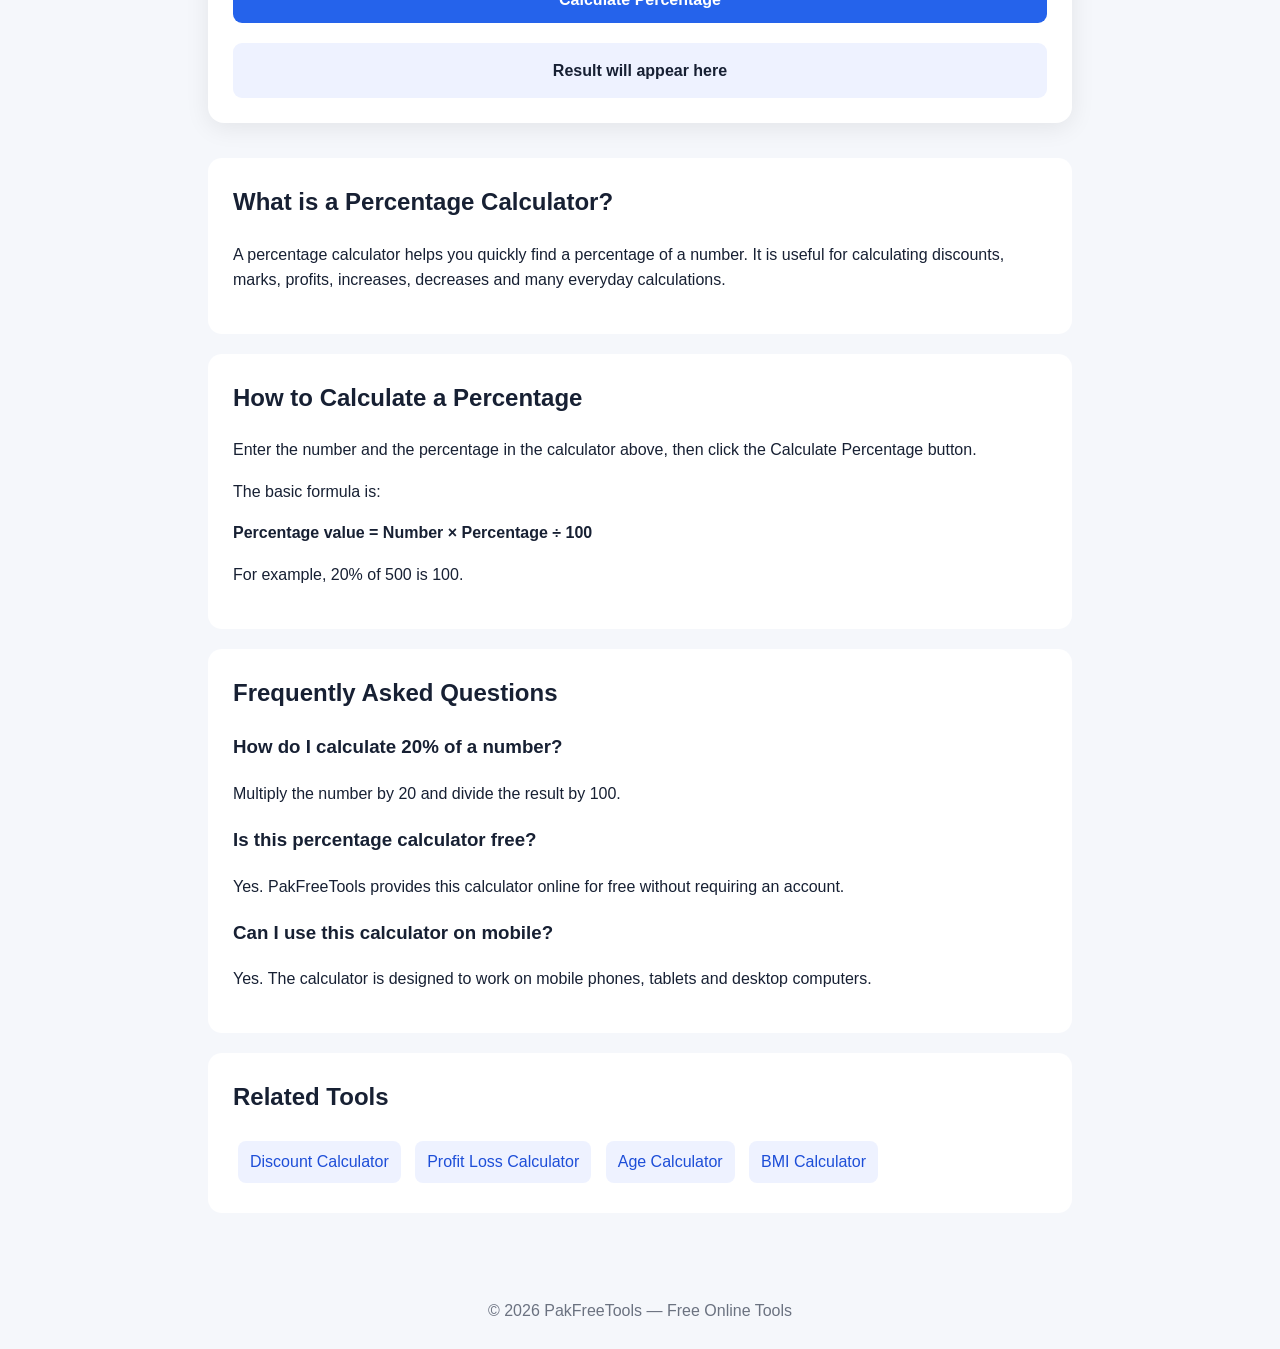
<file: percentage-calculator/index.html>
<!DOCTYPE html>
<html lang="en">
<head>
  <meta charset="UTF-8">

  <meta name="viewport" content="width=device-width, initial-scale=1.0">

  <title>Percentage Calculator — Free Online Calculator | PakFreeTools</title>
<section class="seo-content">

  <h2>Percentage Calculator</h2>

  <p>
    Our free Percentage Calculator helps you quickly calculate percentages
    online. It is useful for finding a percentage of a number, comparing
    values, and solving everyday percentage calculations.
  </p>

  <h2>How to Calculate a Percentage</h2>

  <p>
    To calculate a percentage of a number, multiply the number by the
    percentage and divide the result by 100.
  </p>

  <div class="example-box">
    <h3>Example</h3>
    <p>
      To find 20% of 500:
    </p>

    <p>
      <strong>500 × 20 ÷ 100 = 100</strong>
    </p>

    <p>
      Therefore, 20% of 500 is 100.
    </p>
  </div>

  <h2>Where Can You Use a Percentage Calculator?</h2>

  <p>
    A percentage calculator can be useful for discounts, profits and losses,
    exam results, business calculations, budgeting, shopping and many other
    everyday calculations.
  </p>

  <h2>Frequently Asked Questions</h2>

  <h3>How do I calculate a percentage?</h3>
  <p>
    Multiply the number by the percentage and divide the answer by 100.
  </p>

  <h3>What is 10% of 200?</h3>
  <p>
    10% of 200 is 20.
  </p>

  <h3>Is this Percentage Calculator free?</h3>
  <p>
    Yes. PakFreeTools provides this Percentage Calculator free to use online.
  </p>

  <h2>Related Tools</h2>

  <ul>
    <li>
      <a href="../discount-calculator/">Discount Calculator</a>
    </li>
    <li>
      <a href="../profit-loss-calculator/">Profit Loss Calculator</a>
    </li>
    <li>
      <a href="../age-calculator/">Age Calculator</a>
    </li>
    <li>
      <a href="../bmi-calculator/">BMI Calculator</a>
    </li>
  </ul>

</section>
  <meta name="description"
        content="Use our free online percentage calculator to calculate percentages quickly and easily. No signup required. Works on mobile and desktop.">

  <meta name="robots" content="index, follow">

  <link rel="canonical"
        href="https://wainceedits.github.io/PakFreeTools.-/percentage-calculator/">

  <meta property="og:title"
        content="Percentage Calculator — Free Online Calculator">

  <meta property="og:description"
        content="Calculate percentages quickly with this free online percentage calculator.">

  <meta property="og:type" content="website">

  <style>
    * {
      box-sizing: border-box;
    }

    body {
      margin: 0;
      font-family: Arial, sans-serif;
      background: #f5f7fb;
      color: #172033;
      line-height: 1.6;
    }

    header {
      background: #111827;
      padding: 18px 20px;
    }

    header a {
      color: white;
      text-decoration: none;
      font-size: 22px;
      font-weight: 700;
    }

    main {
      max-width: 900px;
      margin: auto;
      padding: 35px 18px 60px;
    }

    .hero {
      text-align: center;
      margin-bottom: 30px;
    }

    h1 {
      font-size: 36px;
      margin-bottom: 10px;
    }

    .intro {
      color: #5b6475;
      font-size: 17px;
    }

    .calculator {
      background: white;
      padding: 25px;
      border-radius: 16px;
      box-shadow: 0 5px 25px rgba(0,0,0,.08);
      margin-bottom: 35px;
    }

    label {
      display: block;
      font-weight: 600;
      margin-top: 15px;
    }

    input {
      width: 100%;
      padding: 13px;
      margin-top: 7px;
      border: 1px solid #d1d5db;
      border-radius: 9px;
      font-size: 16px;
    }

    button {
      width: 100%;
      margin-top: 20px;
      padding: 14px;
      border: 0;
      border-radius: 9px;
      background: #2563eb;
      color: white;
      font-size: 16px;
      font-weight: 700;
      cursor: pointer;
    }

    #result {
      margin-top: 20px;
      padding: 15px;
      background: #eef2ff;
      border-radius: 9px;
      font-weight: 700;
      text-align: center;
    }

    section {
      background: white;
      padding: 25px;
      border-radius: 14px;
      margin-top: 20px;
    }

    h2 {
      margin-top: 0;
    }

    .related a {
      display: inline-block;
      margin: 5px;
      padding: 8px 12px;
      background: #eef2ff;
      border-radius: 8px;
      text-decoration: none;
      color: #1d4ed8;
    }

    footer {
      text-align: center;
      padding: 25px;
      color: #6b7280;
    }

    @media (max-width: 600px) {
      h1 {
        font-size: 28px;
      }
    }
  </style>
</head>

<body>

<header>
  <a href="../">PakFreeTools</a>
</header>

<main>

  <div class="hero">
    <h1>Percentage Calculator</h1>

    <p class="intro">
      Calculate percentages quickly and easily with our free online
      percentage calculator. No signup required.
    </p>
  </div>

  <div class="calculator">

    <label for="number">
      Enter Number
    </label>

    <input
      id="number"
      type="number"
      placeholder="Example: 500"
    >

    <label for="percentage">
      Enter Percentage
    </label>

    <input
      id="percentage"
      type="number"
      placeholder="Example: 20"
    >

    <button onclick="calculatePercentage()">
      Calculate Percentage
    </button>

    <div id="result">
      Result will appear here
    </div>

  </div>

  <section>
    <h2>What is a Percentage Calculator?</h2>

    <p>
      A percentage calculator helps you quickly find a percentage
      of a number. It is useful for calculating discounts, marks,
      profits, increases, decreases and many everyday calculations.
    </p>
  </section>

  <section>
    <h2>How to Calculate a Percentage</h2>

    <p>
      Enter the number and the percentage in the calculator above,
      then click the Calculate Percentage button.
    </p>

    <p>
      The basic formula is:
    </p>

    <p>
      <strong>Percentage value = Number × Percentage ÷ 100</strong>
    </p>

    <p>
      For example, 20% of 500 is 100.
    </p>
  </section>

  <section>
    <h2>Frequently Asked Questions</h2>

    <h3>How do I calculate 20% of a number?</h3>
    <p>
      Multiply the number by 20 and divide the result by 100.
    </p>

    <h3>Is this percentage calculator free?</h3>
    <p>
      Yes. PakFreeTools provides this calculator online for free
      without requiring an account.
    </p>

    <h3>Can I use this calculator on mobile?</h3>
    <p>
      Yes. The calculator is designed to work on mobile phones,
      tablets and desktop computers.
    </p>
  </section>

  <section class="related">
    <h2>Related Tools</h2>

    <a href="../discount-calculator/">Discount Calculator</a>
    <a href="../profit-loss-calculator/">Profit Loss Calculator</a>
    <a href="../age-calculator/">Age Calculator</a>
    <a href="../bmi-calculator/">BMI Calculator</a>
  </section>

</main>

<footer>
  © 2026 PakFreeTools — Free Online Tools
</footer>

<script>
function calculatePercentage() {

  const number = parseFloat(
    document.getElementById("number").value
  );

  const percentage = parseFloat(
    document.getElementById("percentage").value
  );

  const result = document.getElementById("result");

  if (isNaN(number) || isNaN(percentage)) {
    result.textContent = "Please enter both values.";
    return;
  }

  const answer = (number * percentage) / 100;

  result.textContent =
    percentage + "% of " + number + " = " + answer;
}
</script>

</body>
</html>
</file>
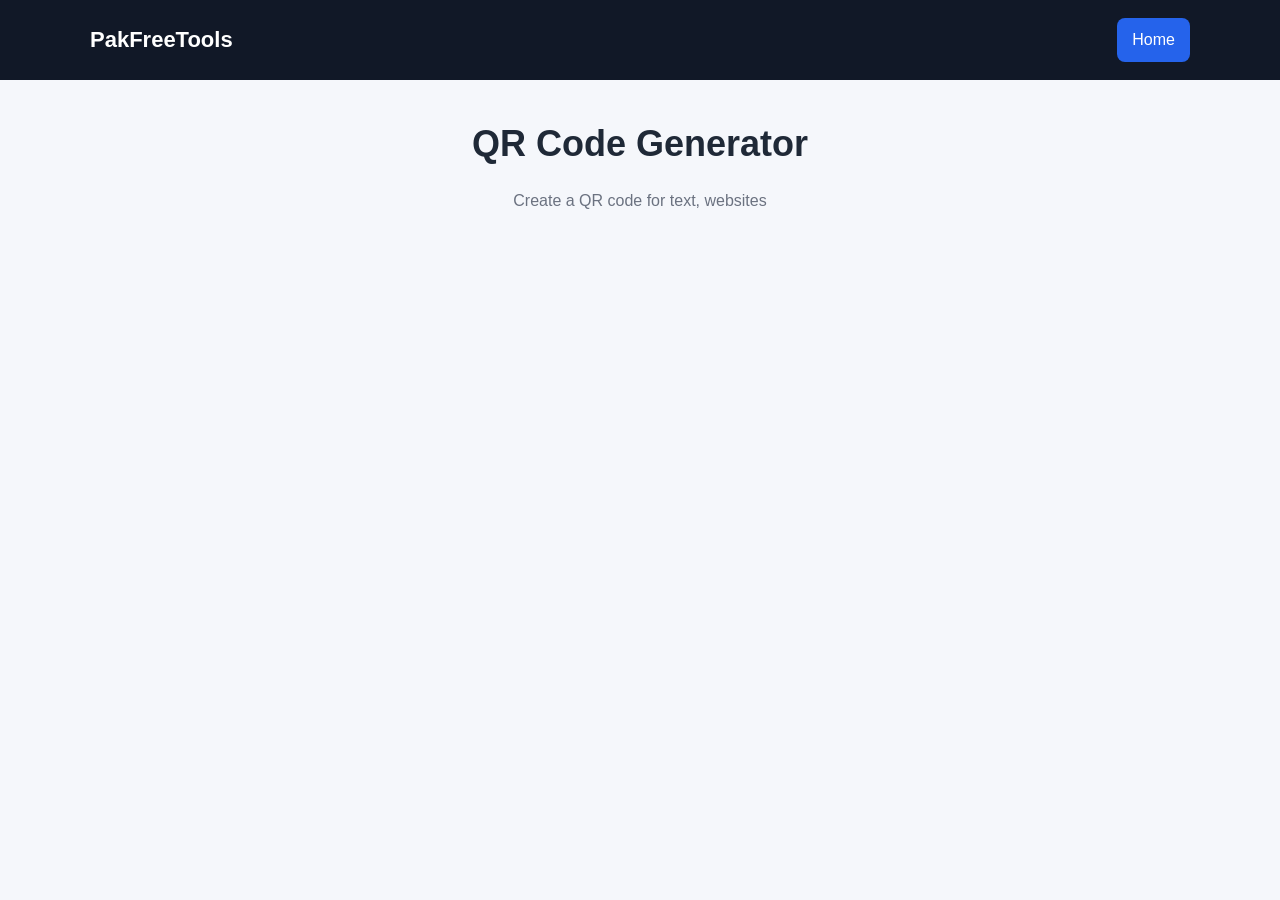
<file: qr-code-generator/index.html>
<!DOCTYPE html>
<html lang="en">
<head>
  <meta charset="UTF-8">
  <meta name="viewport" content="width=device-width, initial-scale=1.0">

  <title>QR Code Generator — Free Online QR Code Maker | PakFreeTools</title>

  <meta name="description" content="Create QR codes online for free. Generate QR codes for text, links, websites and other information with PakFreeTools.">

  <meta name="robots" content="index, follow">

  <link rel="canonical"
        href="https://wainceedits.github.io/PakFreeTools.-/qr-code-generator/">

  <meta property="og:title"
        content="QR Code Generator — Free Online QR Code Maker">

  <meta property="og:description"
        content="Create QR codes for websites, text and links with this free online QR code generator.">

  <meta property="og:type"
        content="website">

  <meta property="og:url"
        content="https://wainceedits.github.io/PakFreeTools.-/qr-code-generator/">

  <style>

    * {
      box-sizing: border-box;
    }

    body {
      margin: 0;
      font-family: Arial, sans-serif;
      background: #f5f7fb;
      color: #1f2937;
      line-height: 1.6;
    }

    header {
      background: #111827;
      color: white;
      padding: 18px 20px;
    }

    .nav {
      max-width: 1100px;
      margin: auto;
      display: flex;
      justify-content: space-between;
      align-items: center;
    }

    .logo {
      font-size: 22px;
      font-weight: bold;
    }

    .home {
      color: white;
      text-decoration: none;
      background: #2563eb;
      padding: 9px 15px;
      border-radius: 8px;
    }

    main {
      max-width: 900px;
      margin: 35px auto;
      padding: 0 18px;
    }

    .hero {
      text-align: center;
      margin-bottom: 25px;
    }

    h1 {
      font-size: 36px;
      margin-bottom: 8px;
    }

    .hero p {
      color: #6b7280;
    }

    .tool-box,
    .content {
      background: white;
      padding: 25px;
      border-radius: 16px;
      box-shadow: 0 5px 25px rgba(0,0,0,.07);
    }

    textarea {
      width: 100%;
      min-height: 150px;
      padding: 15px;
      border: 1px solid #d1d5db;
      border-radius: 10px;
      font-size: 16px;
      resize: vertical;
      outline: none;
    }

    textarea:focus {
      border-color: #2563eb;
    }

    .generate {
      width: 100%;
      margin-top: 15px;
      padding: 13px;
      border: 0;
      border-radius: 9px;
      background: #2563eb;
      color: white;
      font-size: 16px;
      cursor: pointer;
    }

    .generate:hover {
      opacity: .9;
    }

    .qr-area {
      text-align: center;
      margin-top: 25px;
      min-height: 50px;
    }

    .qr-area img {
      max-width: 260px;
      width: 100%;
      border: 8px solid white;
      box-shadow: 0 4px 15px rgba(0,0,0,.1);
    }

    .download {
      display: none;
      margin: 15px auto 0;
      padding: 11px 18px;
      background: #16a34a;
      color: white;
      text-decoration: none;
      border-radius: 8px;
      width: fit-content;
    }

    .message {
      text-align: center;
      margin-top: 12px;
      color: #dc2626;
    }

    .content {
      margin-top: 30px;
    }

    h2 {
      color: #111827;
      margin-top: 25px;
    }

    .related a {
      display: inline-block;
      margin: 5px 8px 5px 0;
      color: #2563eb;
      text-decoration: none;
    }

    footer {
      text-align: center;
      padding: 30px 15px;
      color: #6b7280;
    }

    @media (max-width: 600px) {

      h1 {
        font-size: 30px;
      }

      .tool-box,
      .content {
        padding: 18px;
      }

    }

  </style>
</head>

<body>

<header>

  <div class="nav">

    <div class="logo">
      PakFreeTools
    </div>

    <a class="home" href="../">
      Home
    </a>

  </div>

</header>


<main>

  <section class="hero">

    <h1>QR Code Generator</h1>

    <p>
      Create a QR code for text, websites
</file>
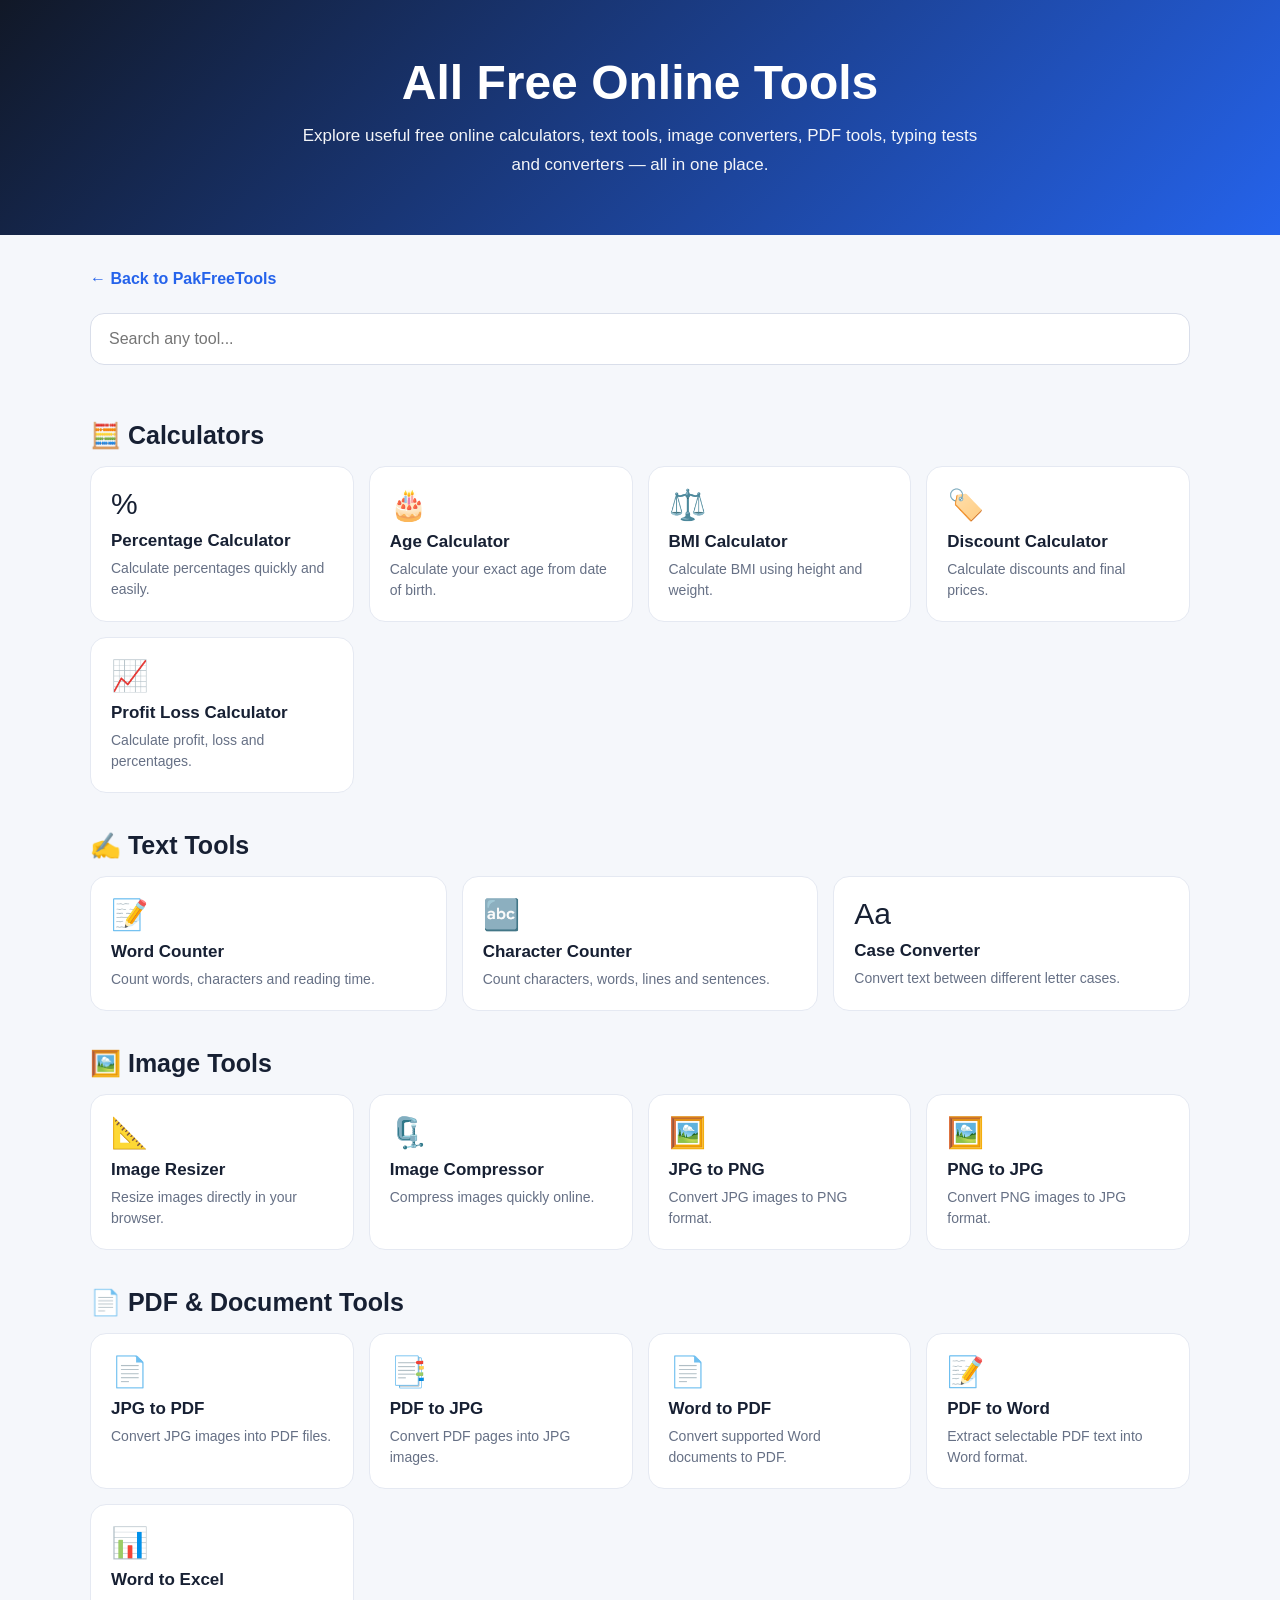
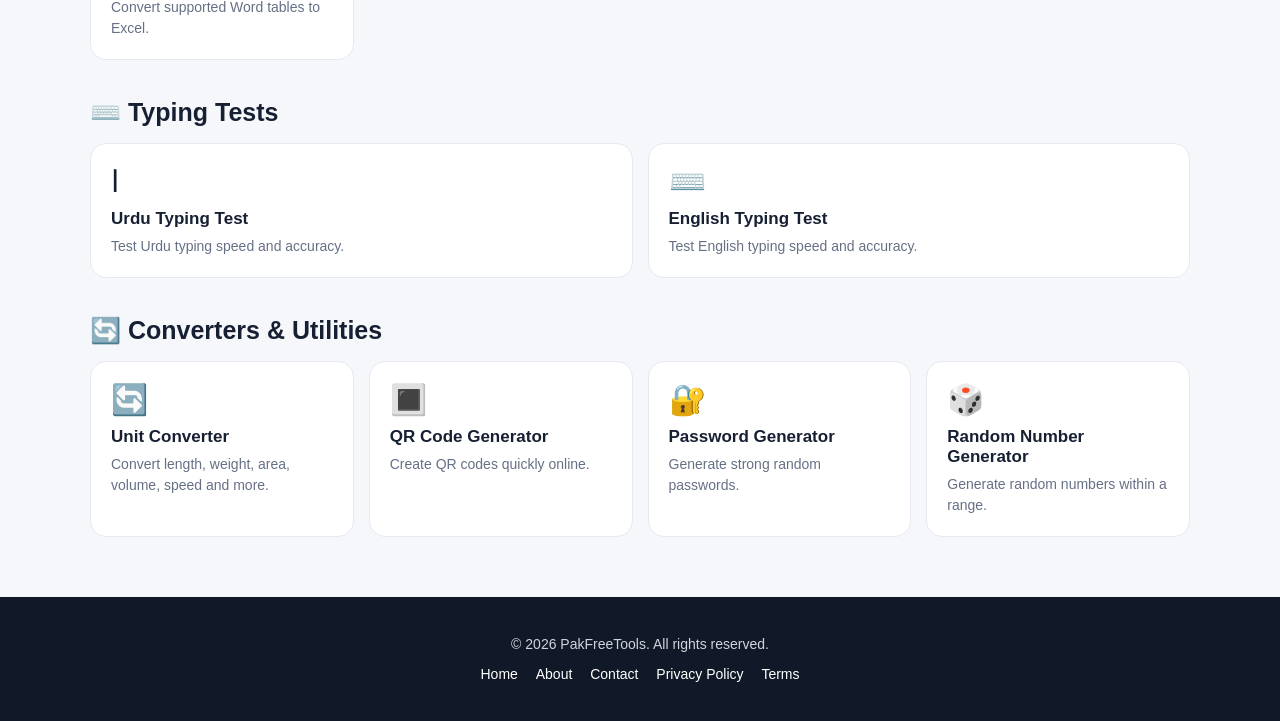
<file: tools/index.html>
<!DOCTYPE html>
<html lang="en">
<head>
  <meta charset="UTF-8">

  <meta name="viewport" content="width=device-width, initial-scale=1.0">

  <title>All Free Online Tools | PakFreeTools</title>

  <meta name="description"
        content="Explore all free online tools from PakFreeTools including calculators, image converters, PDF tools, typing tests, text tools and useful converters.">

  <link rel="canonical"
        href="https://wainceedits.github.io/PakFreeTools.-/tools/">

  <style>
    * {
      box-sizing: border-box;
    }

    body {
      margin: 0;
      font-family: Arial, sans-serif;
      background: #f5f7fb;
      color: #172033;
    }

    header {
      background: linear-gradient(135deg, #111827, #2563eb);
      color: white;
      padding: 55px 20px;
      text-align: center;
    }

    header h1 {
      margin: 0 0 12px;
      font-size: clamp(30px, 6vw, 48px);
    }

    header p {
      margin: 0 auto;
      max-width: 700px;
      font-size: 17px;
      line-height: 1.7;
      opacity: .95;
    }

    .container {
      width: min(1100px, 92%);
      margin: 35px auto 60px;
    }

    .search {
      width: 100%;
      padding: 16px 18px;
      border: 1px solid #d9deea;
      border-radius: 14px;
      font-size: 16px;
      margin-bottom: 35px;
      outline: none;
      background: white;
    }

    .search:focus {
      border-color: #2563eb;
    }

    .category {
      margin-bottom: 38px;
    }

    .category h2 {
      font-size: 25px;
      margin-bottom: 16px;
    }

    .tools-grid {
      display: grid;
      grid-template-columns: repeat(auto-fit, minmax(220px, 1fr));
      gap: 15px;
    }

    .tool {
      display: block;
      text-decoration: none;
      background: white;
      color: #172033;
      padding: 20px;
      border-radius: 16px;
      border: 1px solid #e5e9f2;
      transition: .2s ease;
    }

    .tool:hover {
      transform: translateY(-3px);
      box-shadow: 0 10px 25px rgba(0,0,0,.08);
      border-color: #2563eb;
    }

    .tool-icon {
      font-size: 30px;
      margin-bottom: 10px;
    }

    .tool h3 {
      margin: 0 0 7px;
      font-size: 17px;
    }

    .tool p {
      margin: 0;
      color: #667085;
      font-size: 14px;
      line-height: 1.5;
    }

    .back {
      display: inline-block;
      margin-bottom: 25px;
      color: #2563eb;
      text-decoration: none;
      font-weight: 600;
    }

    .empty {
      display: none;
      text-align: center;
      padding: 30px;
      color: #667085;
    }

    footer {
      background: #111827;
      color: #d1d5db;
      text-align: center;
      padding: 25px 15px;
      font-size: 14px;
    }

    footer a {
      color: white;
      margin: 0 7px;
      text-decoration: none;
    }

    @media (max-width: 600px) {
      header {
        padding: 40px 16px;
      }

      .container {
        width: 94%;
      }

      .tools-grid {
        grid-template-columns: 1fr;
      }
    }
  </style>
</head>

<body>

<header>
  <h1>All Free Online Tools</h1>
  <p>
    Explore useful free online calculators, text tools, image converters,
    PDF tools, typing tests and converters — all in one place.
  </p>
</header>

<main class="container">

  <a class="back" href="../">← Back to PakFreeTools</a>

  <input
    type="search"
    id="search"
    class="search"
    placeholder="Search any tool..."
    aria-label="Search tools"
  >

  <section class="category">
    <h2>🧮 Calculators</h2>

    <div class="tools-grid">

      <a class="tool" href="../percentage-calculator/">
        <div class="tool-icon">%</div>
        <h3>Percentage Calculator</h3>
        <p>Calculate percentages quickly and easily.</p>
      </a>

      <a class="tool" href="../age-calculator/">
        <div class="tool-icon">🎂</div>
        <h3>Age Calculator</h3>
        <p>Calculate your exact age from date of birth.</p>
      </a>

      <a class="tool" href="../bmi-calculator/">
        <div class="tool-icon">⚖️</div>
        <h3>BMI Calculator</h3>
        <p>Calculate BMI using height and weight.</p>
      </a>

      <a class="tool" href="../discount-calculator/">
        <div class="tool-icon">🏷️</div>
        <h3>Discount Calculator</h3>
        <p>Calculate discounts and final prices.</p>
      </a>

      <a class="tool" href="../profit-loss-calculator/">
        <div class="tool-icon">📈</div>
        <h3>Profit Loss Calculator</h3>
        <p>Calculate profit, loss and percentages.</p>
      </a>

    </div>
  </section>

  <section class="category">
    <h2>✍️ Text Tools</h2>

    <div class="tools-grid">

      <a class="tool" href="../word-counter/">
        <div class="tool-icon">📝</div>
        <h3>Word Counter</h3>
        <p>Count words, characters and reading time.</p>
      </a>

      <a class="tool" href="../character-counter/">
        <div class="tool-icon">🔤</div>
        <h3>Character Counter</h3>
        <p>Count characters, words, lines and sentences.</p>
      </a>

      <a class="tool" href="../case-converter/">
        <div class="tool-icon">Aa</div>
        <h3>Case Converter</h3>
        <p>Convert text between different letter cases.</p>
      </a>

    </div>
  </section>

  <section class="category">
    <h2>🖼️ Image Tools</h2>

    <div class="tools-grid">

      <a class="tool" href="../image-resizer/">
        <div class="tool-icon">📐</div>
        <h3>Image Resizer</h3>
        <p>Resize images directly in your browser.</p>
      </a>

      <a class="tool" href="../image-compressor/">
        <div class="tool-icon">🗜️</div>
        <h3>Image Compressor</h3>
        <p>Compress images quickly online.</p>
      </a>

      <a class="tool" href="../jpg-to-png/">
        <div class="tool-icon">🖼️</div>
        <h3>JPG to PNG</h3>
        <p>Convert JPG images to PNG format.</p>
      </a>

      <a class="tool" href="../png-to-jpg/">
        <div class="tool-icon">🖼️</div>
        <h3>PNG to JPG</h3>
        <p>Convert PNG images to JPG format.</p>
      </a>

    </div>
  </section>

  <section class="category">
    <h2>📄 PDF & Document Tools</h2>

    <div class="tools-grid">

      <a class="tool" href="../jpg-to-pdf/">
        <div class="tool-icon">📄</div>
        <h3>JPG to PDF</h3>
        <p>Convert JPG images into PDF files.</p>
      </a>

      <a class="tool" href="../pdf-to-jpg/">
        <div class="tool-icon">📑</div>
        <h3>PDF to JPG</h3>
        <p>Convert PDF pages into JPG images.</p>
      </a>

      <a class="tool" href="../word-to-pdf/">
        <div class="tool-icon">📄</div>
        <h3>Word to PDF</h3>
        <p>Convert supported Word documents to PDF.</p>
      </a>

      <a class="tool" href="../pdf-to-word/">
        <div class="tool-icon">📝</div>
        <h3>PDF to Word</h3>
        <p>Extract selectable PDF text into Word format.</p>
      </a>

      <a class="tool" href="../word-to-excel/">
        <div class="tool-icon">📊</div>
        <h3>Word to Excel</h3>
        <p>Convert supported Word tables to Excel.</p>
      </a>

    </div>
  </section>

  <section class="category">
    <h2>⌨️ Typing Tests</h2>

    <div class="tools-grid">

      <a class="tool" href="../urdu-typing-test/">
        <div class="tool-icon">ا</div>
        <h3>Urdu Typing Test</h3>
        <p>Test Urdu typing speed and accuracy.</p>
      </a>

      <a class="tool" href="../english-typing-test/">
        <div class="tool-icon">⌨️</div>
        <h3>English Typing Test</h3>
        <p>Test English typing speed and accuracy.</p>
      </a>

    </div>
  </section>

  <section class="category">
    <h2>🔄 Converters & Utilities</h2>

    <div class="tools-grid">

      <a class="tool" href="../unit-converter/">
        <div class="tool-icon">🔄</div>
        <h3>Unit Converter</h3>
        <p>Convert length, weight, area, volume, speed and more.</p>
      </a>

      <a class="tool" href="../qr-code-generator/">
        <div class="tool-icon">🔳</div>
        <h3>QR Code Generator</h3>
        <p>Create QR codes quickly online.</p>
      </a>

      <a class="tool" href="../password-generator/">
        <div class="tool-icon">🔐</div>
        <h3>Password Generator</h3>
        <p>Generate strong random passwords.</p>
      </a>

      <a class="tool" href="../random-number-generator/">
        <div class="tool-icon">🎲</div>
        <h3>Random Number Generator</h3>
        <p>Generate random numbers within a range.</p>
      </a>

    </div>
  </section>

  <div id="empty" class="empty">
    No matching tool found.
  </div>

</main>

<footer>
  <p>© 2026 PakFreeTools. All rights reserved.</p>

  <p>
    <a href="../">Home</a>
    <a href="../about/">About</a>
    <a href="../contact/">Contact</a>
    <a href="../privacy-policy/">Privacy Policy</a>
    <a href="../terms/">Terms</a>
  </p>
</footer>

<script>
  const search = document.getElementById("search");
  const tools = document.querySelectorAll(".tool");
  const categories = document.querySelectorAll(".category");
  const empty = document.getElementById("empty");

  search.addEventListener("input", function () {

    const query = this.value.toLowerCase().trim();
    let found = 0;

    tools.forEach(tool => {

      const text =
</file>
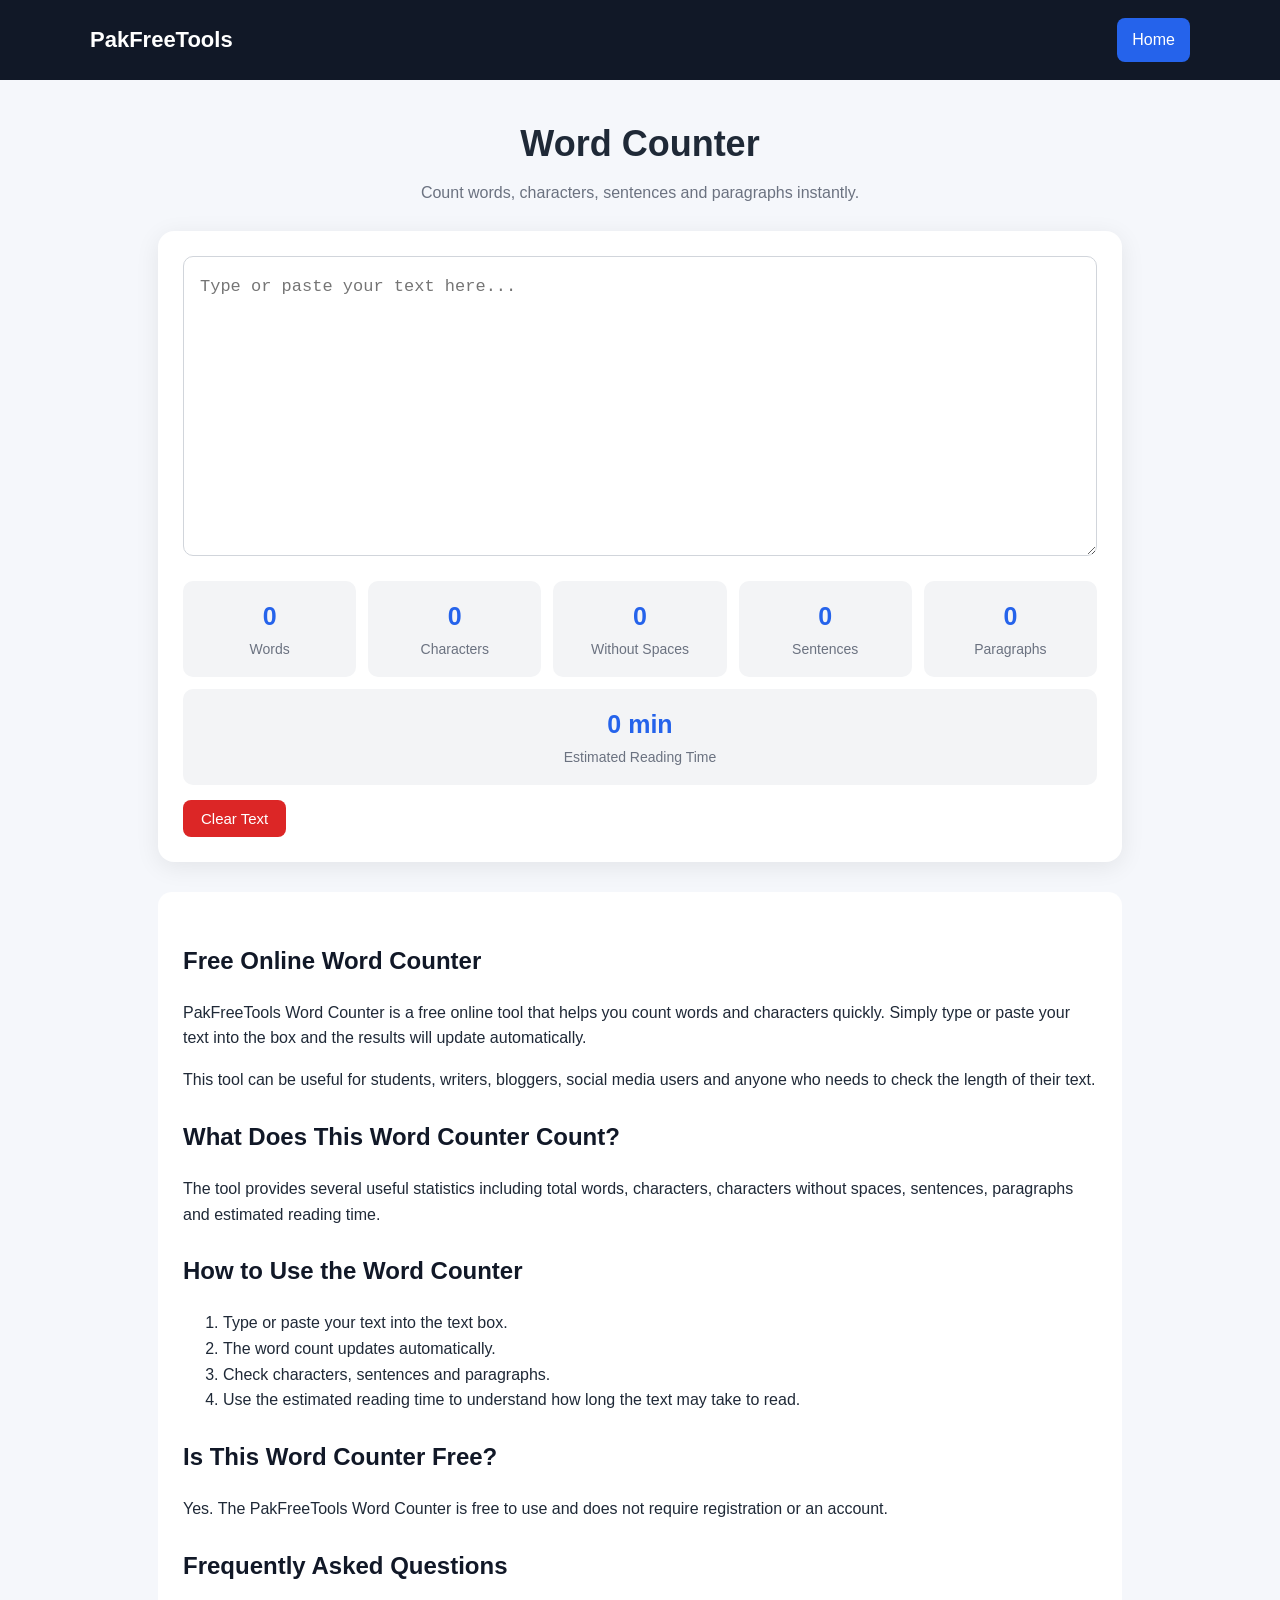
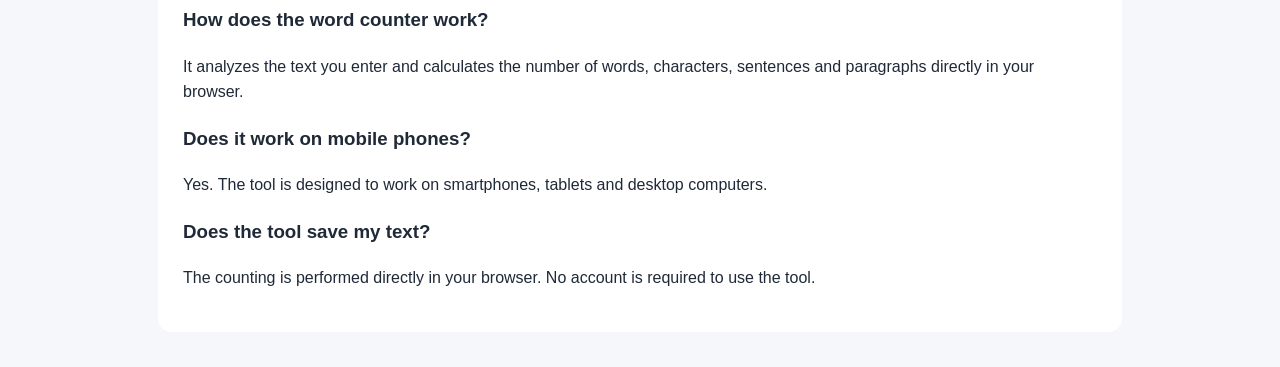
<file: word-counter/index.html>
<!DOCTYPE html>
<html lang="en">
<head>
  <meta charset="UTF-8">
  <meta name="viewport" content="width=device-width, initial-scale=1.0">

  <title>Word Counter — Free Online Word Counter | PakFreeTools</title>

  <meta name="description" content="Count words, characters, sentences and paragraphs online with our free word counter. Fast, accurate and easy to use on mobile and desktop.">
  <meta name="robots" content="index, follow">

  <link rel="canonical" href="https://wainceedits.github.io/PakFreeTools.-/word-counter/">

  <meta property="og:title" content="Word Counter — Free Online Word Counter">
  <meta property="og:description" content="Free online word counter to count words, characters, sentences and paragraphs.">
  <meta property="og:type" content="website">
  <meta property="og:url" content="https://wainceedits.github.io/PakFreeTools.-/word-counter/">

  <style>
    * {
      box-sizing: border-box;
    }

    body {
      margin: 0;
      font-family: Arial, sans-serif;
      background: #f5f7fb;
      color: #1f2937;
      line-height: 1.6;
    }

    header {
      background: #111827;
      color: white;
      padding: 18px 20px;
    }

    .nav {
      max-width: 1100px;
      margin: auto;
      display: flex;
      justify-content: space-between;
      align-items: center;
      gap: 15px;
    }

    .logo {
      font-size: 22px;
      font-weight: bold;
    }

    .home {
      color: white;
      text-decoration: none;
      background: #2563eb;
      padding: 9px 15px;
      border-radius: 8px;
    }

    main {
      max-width: 1000px;
      margin: 35px auto;
      padding: 0 18px;
    }

    .hero {
      text-align: center;
      margin-bottom: 25px;
    }

    h1 {
      font-size: 36px;
      margin-bottom: 8px;
    }

    .hero p {
      color: #6b7280;
      margin-top: 0;
    }

    .tool-box {
      background: white;
      padding: 25px;
      border-radius: 16px;
      box-shadow: 0 5px 25px rgba(0,0,0,.08);
    }

    textarea {
      width: 100%;
      min-height: 300px;
      padding: 16px;
      border: 1px solid #d1d5db;
      border-radius: 10px;
      resize: vertical;
      font-size: 17px;
      line-height: 1.6;
      outline: none;
    }

    textarea:focus {
      border-color: #2563eb;
    }

    .stats {
      display: grid;
      grid-template-columns: repeat(5, 1fr);
      gap: 12px;
      margin-top: 18px;
    }

    .stat {
      background: #f3f4f6;
      padding: 15px;
      border-radius: 10px;
      text-align: center;
    }

    .stat strong {
      display: block;
      font-size: 25px;
      color: #2563eb;
    }

    .stat span {
      font-size: 14px;
      color: #6b7280;
    }

    .clear-btn {
      margin-top: 15px;
      border: 0;
      background: #dc2626;
      color: white;
      padding: 10px 18px;
      border-radius: 8px;
      cursor: pointer;
      font-size: 15px;
    }

    .content {
      background: white;
      margin-top: 30px;
      padding: 25px;
      border-radius: 14px;
    }

    h2 {
      color: #111827;
      margin-top: 25px;
    }

    .related a {
      display: inline-block;
      margin: 5px 8px 5px 0;
      color: #2563eb;
      text-decoration: none;
    }

    footer {
      text-align: center;
      padding: 30px 15px;
      color: #6b7280;
    }

    @media (max-width: 800px) {
      .stats {
        grid-template-columns: repeat(2, 1fr);
      }

      h1 {
        font-size: 30px;
      }
    }

    @media (max-width: 500px) {
      .stats {
        grid-template-columns: 1fr 1fr;
      }

      .tool-box,
      .content {
        padding: 18px;
      }

      textarea {
        min-height: 250px;
      }
    }
  </style>
</head>

<body>

<header>
  <div class="nav">
    <div class="logo">PakFreeTools</div>
    <a class="home" href="../">Home</a>
  </div>
</header>

<main>

  <section class="hero">
    <h1>Word Counter</h1>
    <p>Count words, characters, sentences and paragraphs instantly.</p>
  </section>

  <section class="tool-box">

    <textarea id="textInput"
      placeholder="Type or paste your text here..."></textarea>

    <div class="stats">

      <div class="stat">
        <strong id="words">0</strong>
        <span>Words</span>
      </div>

      <div class="stat">
        <strong id="characters">0</strong>
        <span>Characters</span>
      </div>

      <div class="stat">
        <strong id="noSpaces">0</strong>
        <span>Without Spaces</span>
      </div>

      <div class="stat">
        <strong id="sentences">0</strong>
        <span>Sentences</span>
      </div>

      <div class="stat">
        <strong id="paragraphs">0</strong>
        <span>Paragraphs</span>
      </div>

    </div>

    <div class="stat" style="margin-top:12px;">
      <strong id="readingTime">0 min</strong>
      <span>Estimated Reading Time</span>
    </div>

    <button class="clear-btn" onclick="clearText()">Clear Text</button>

  </section>


  <section class="content">

    <h2>Free Online Word Counter</h2>

    <p>
      PakFreeTools Word Counter is a free online tool that helps you count
      words and characters quickly. Simply type or paste your text into the
      box and the results will update automatically.
    </p>

    <p>
      This tool can be useful for students, writers, bloggers, social media
      users and anyone who needs to check the length of their text.
    </p>


    <h2>What Does This Word Counter Count?</h2>

    <p>
      The tool provides several useful statistics including total words,
      characters, characters without spaces, sentences, paragraphs and
      estimated reading time.
    </p>


    <h2>How to Use the Word Counter</h2>

    <ol>
      <li>Type or paste your text into the text box.</li>
      <li>The word count updates automatically.</li>
      <li>Check characters, sentences and paragraphs.</li>
      <li>Use the estimated reading time to understand how long the text may take to read.</li>
    </ol>


    <h2>Is This Word Counter Free?</h2>

    <p>
      Yes. The PakFreeTools Word Counter is free to use and does not require
      registration or an account.
    </p>


    <h2>Frequently Asked Questions</h2>

    <h3>How does the word counter work?</h3>
    <p>
      It analyzes the text you enter and calculates the number of words,
      characters, sentences and paragraphs directly in your browser.
    </p>

    <h3>Does it work on mobile phones?</h3>
    <p>
      Yes. The tool is designed to work on smartphones, tablets and desktop
      computers.
    </p>

    <h3>Does the tool save my text?</h3>
    <p>
      The counting is performed directly in your browser. No account is
      required to use the tool.
    </
</file>
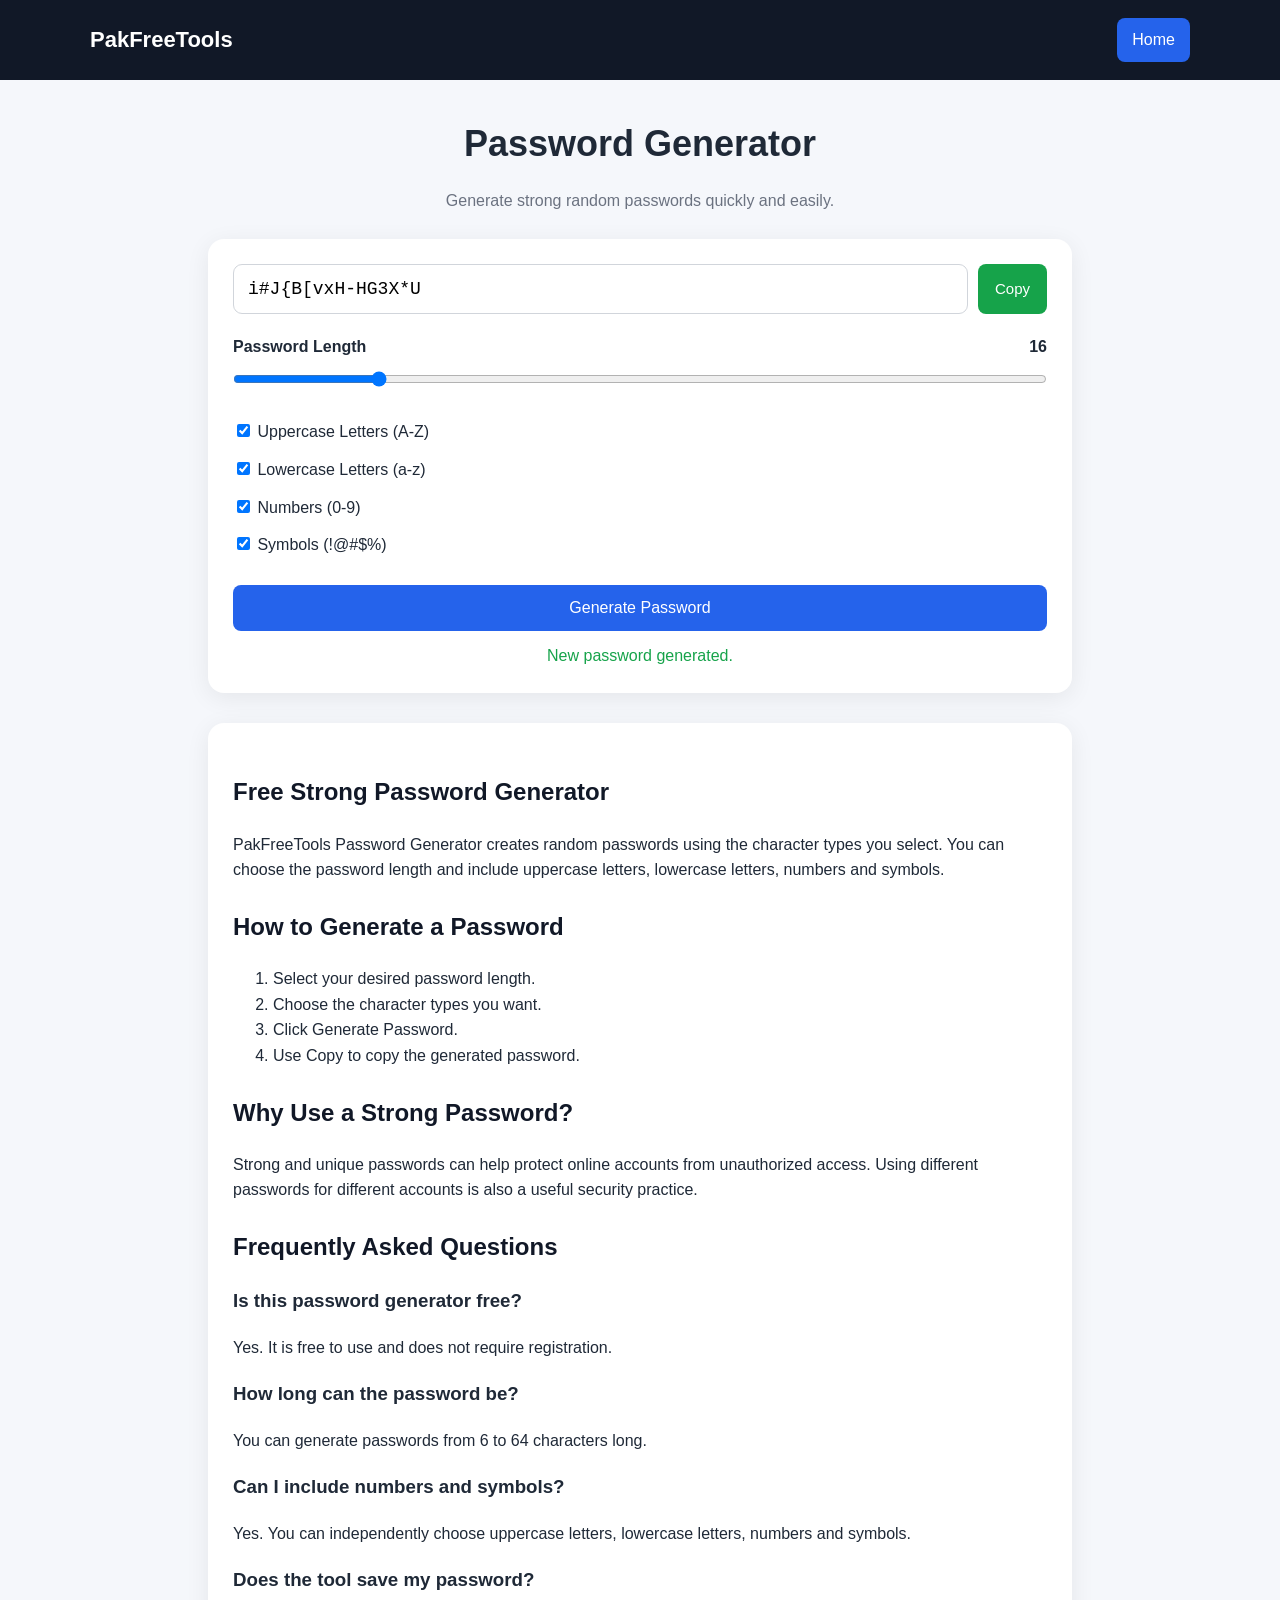
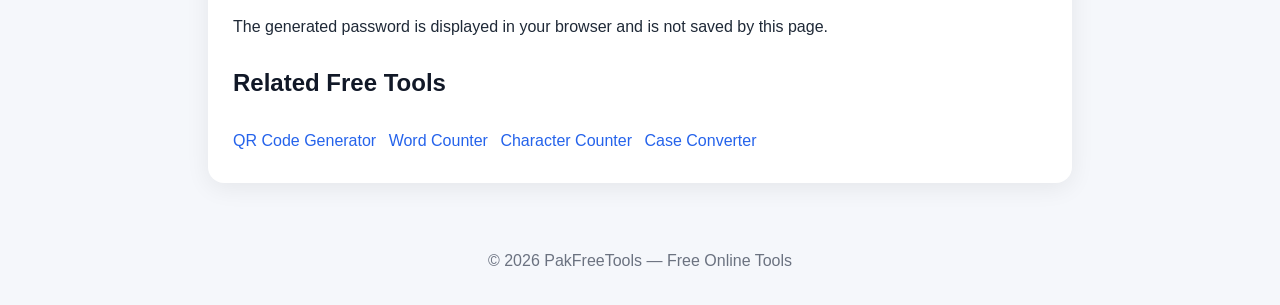
<file: qr-code-generator/password-generator/index.html>
<!DOCTYPE html>
<html lang="en">
<head>
  <meta charset="UTF-8">
  <meta name="viewport" content="width=device-width, initial-scale=1.0">

  <title>Password Generator — Free Strong Password Generator | PakFreeTools</title>

  <meta name="description" content="Generate strong random passwords online for free. Choose password length and include uppercase letters, lowercase letters, numbers and symbols.">

  <meta name="robots" content="index, follow">

  <link rel="canonical"
        href="https://wainceedits.github.io/PakFreeTools.-/password-generator/">

  <meta property="og:title"
        content="Password Generator — Free Strong Password Generator">

  <meta property="og:description"
        content="Create strong random passwords with letters, numbers and symbols using this free password generator.">

  <meta property="og:type"
        content="website">

  <meta property="og:url"
        content="https://wainceedits.github.io/PakFreeTools.-/password-generator/">

  <style>

    * {
      box-sizing: border-box;
    }

    body {
      margin: 0;
      font-family: Arial, sans-serif;
      background: #f5f7fb;
      color: #1f2937;
      line-height: 1.6;
    }

    header {
      background: #111827;
      color: white;
      padding: 18px 20px;
    }

    .nav {
      max-width: 1100px;
      margin: auto;
      display: flex;
      justify-content: space-between;
      align-items: center;
    }

    .logo {
      font-size: 22px;
      font-weight: bold;
    }

    .home {
      color: white;
      text-decoration: none;
      background: #2563eb;
      padding: 9px 15px;
      border-radius: 8px;
    }

    main {
      max-width: 900px;
      margin: 35px auto;
      padding: 0 18px;
    }

    .hero {
      text-align: center;
      margin-bottom: 25px;
    }

    h1 {
      font-size: 36px;
      margin-bottom: 8px;
    }

    .hero p {
      color: #6b7280;
    }

    .tool-box,
    .content {
      background: white;
      padding: 25px;
      border-radius: 16px;
      box-shadow: 0 5px 25px rgba(0,0,0,.07);
    }

    .password-box {
      display: flex;
      gap: 10px;
    }

    #password {
      flex: 1;
      padding: 14px;
      border: 1px solid #d1d5db;
      border-radius: 9px;
      font-size: 18px;
      font-family: monospace;
    }

    button {
      border: 0;
      border-radius: 8px;
      padding: 12px 17px;
      background: #2563eb;
      color: white;
      cursor: pointer;
      font-size: 15px;
    }

    button:hover {
      opacity: .9;
    }

    .copy {
      background: #16a34a;
    }

    .options {
      margin-top: 20px;
    }

    .length-row {
      display: flex;
      justify-content: space-between;
      align-items: center;
    }

    input[type="range"] {
      width: 100%;
      margin: 12px 0 20px;
    }

    .option {
      margin: 12px 0;
    }

    .option label {
      cursor: pointer;
    }

    .generate {
      width: 100%;
      margin-top: 15px;
      padding: 14px;
      font-size: 16px;
    }

    .message {
      text-align: center;
      color: #16a34a;
      min-height: 22px;
      margin-top: 12px;
    }

    .content {
      margin-top: 30px;
    }

    h2 {
      color: #111827;
      margin-top: 25px;
    }

    .related a {
      display: inline-block;
      margin: 5px 8px 5px 0;
      color: #2563eb;
      text-decoration: none;
    }

    footer {
      text-align: center;
      padding: 30px 15px;
      color: #6b7280;
    }

    @media (max-width: 600px) {

      h1 {
        font-size: 30px;
      }

      .tool-box,
      .content {
        padding: 18px;
      }

      .password-box {
        flex-direction: column;
      }

      #password {
        width: 100%;
      }

    }

  </style>
</head>

<body>

<header>

  <div class="nav">

    <div class="logo">
      PakFreeTools
    </div>

    <a class="home" href="../">
      Home
    </a>

  </div>

</header>


<main>

  <section class="hero">

    <h1>Password Generator</h1>

    <p>
      Generate strong random passwords quickly and easily.
    </p>

  </section>


  <section class="tool-box">

    <div class="password-box">

      <input
        type="text"
        id="password"
        readonly
        placeholder="Your password will appear here"
      >

      <button class="copy" onclick="copyPassword()">
        Copy
      </button>

    </div>


    <div class="options">

      <div class="length-row">

        <strong>Password Length</strong>

        <strong id="lengthValue">16</strong>

      </div>

      <input
        type="range"
        id="length"
        min="6"
        max="64"
        value="16"
        oninput="updateLength()"
      >


      <div class="option">

        <label>
          <input
            type="checkbox"
            id="uppercase"
            checked
          >
          Uppercase Letters (A-Z)
        </label>

      </div>


      <div class="option">

        <label>
          <input
            type="checkbox"
            id="lowercase"
            checked
          >
          Lowercase Letters (a-z)
        </label>

      </div>


      <div class="option">

        <label>
          <input
            type="checkbox"
            id="numbers"
            checked
          >
          Numbers (0-9)
        </label>

      </div>


      <div class="option">

        <label>
          <input
            type="checkbox"
            id="symbols"
            checked
          >
          Symbols (!@#$%)
        </label>

      </div>


      <button
        class="generate"
        onclick="generatePassword()"
      >
        Generate Password
      </button>

      <div id="message" class="message"></div>

    </div>

  </section>


  <section class="content">

    <h2>Free Strong Password Generator</h2>

    <p>
      PakFreeTools Password Generator creates random passwords using the
      character types you select. You can choose the password length and
      include uppercase letters, lowercase letters, numbers and symbols.
    </p>


    <h2>How to Generate a Password</h2>

    <ol>
      <li>Select your desired password length.</li>
      <li>Choose the character types you want.</li>
      <li>Click Generate Password.</li>
      <li>Use Copy to copy the generated password.</li>
    </ol>


    <h2>Why Use a Strong Password?</h2>

    <p>
      Strong and unique passwords can help protect online accounts from
      unauthorized access. Using different passwords for different accounts
      is also a useful security practice.
    </p>


    <h2>Frequently Asked Questions</h2>

    <h3>Is this password generator free?</h3>

    <p>
      Yes. It is free to use and does not require registration.
    </p>


    <h3>How long can the password be?</h3>

    <p>
      You can generate passwords from 6 to 64 characters long.
    </p>


    <h3>Can I include numbers and symbols?</h3>

    <p>
      Yes. You can independently choose uppercase letters, lowercase
      letters, numbers and symbols.
    </p>


    <h3>Does the tool save my password?</h3>

    <p>
      The generated password is displayed in your browser and is not saved
      by this page.
    </p>


    <h2>Related Free Tools</h2>

    <div class="related">

      <a href="../qr-code-generator/">
        QR Code Generator
      </a>

      <a href="../word-counter/">
        Word Counter
      </a>

      <a href="../character-counter/">
        Character Counter
      </a>

      <a href="../case-converter/">
        Case Converter
      </a>

    </div>

  </section>

</main>


<footer>

  © 2026 PakFreeTools — Free Online Tools

</footer>


<script>

function updateLength() {

  const length =
    document.getElementById("length").value;

  document.getElementById("lengthValue")
    .textContent = length;
}


function randomInt(max) {

  const array =
    new Uint32Array(1);

  crypto.getRandomValues(array);

  return array[0] % max;
}


function generatePassword() {

  const length =
    Number(document.getElementById("length").value);

  const uppercase =
    document.getElementById("uppercase").checked;

  const lowercase =
    document.getElementById("lowercase").checked;

  const numbers =
    document.getElementById("numbers").checked;

  const symbols =
    document.getElementById("symbols").checked;


  let characters = "";

  if (uppercase) {
    characters += "ABCDEFGHIJKLMNOPQRSTUVWXYZ";
  }

  if (lowercase) {
    characters += "abcdefghijklmnopqrstuvwxyz";
  }

  if (numbers) {
    characters += "0123456789";
  }

  if (symbols) {
    characters += "!@#$%^&*()_+-=[]{}";
  }


  const message =
    document.getElementById("message");


  if (!characters) {

    message.textContent =
      "Please select at least one character type.";

    return;
  }


  let password = "";


  for (let i = 0; i < length; i++) {

    password +=
      characters[randomInt(characters.length)];

  }


  document.getElementById("password").value =
    password;

  message.textContent =
    "New password generated.";

  setTimeout(() => {
    message.textContent = "";
  }, 2000);

}


async function copyPassword() {

  const password =
    document.getElementById("password").value;

  const message =
    document.getElementById("message");


  if (!password) {

    message.textContent =
      "Generate a password first.";

    return;
  }


  try {

    await navigator.clipboard.writeText(password);

    message.textContent =
      "Password copied.";

  } catch (error) {

    const input =
      document.getElementById("password");

    input.select();

    document.execCommand("copy");

    message.textContent =
      "Password copied.";

  }


  setTimeout(() => {
    message.textContent = "";
  }, 2000);

}


generatePassword();

</script>

</body>
</html>
</file>
